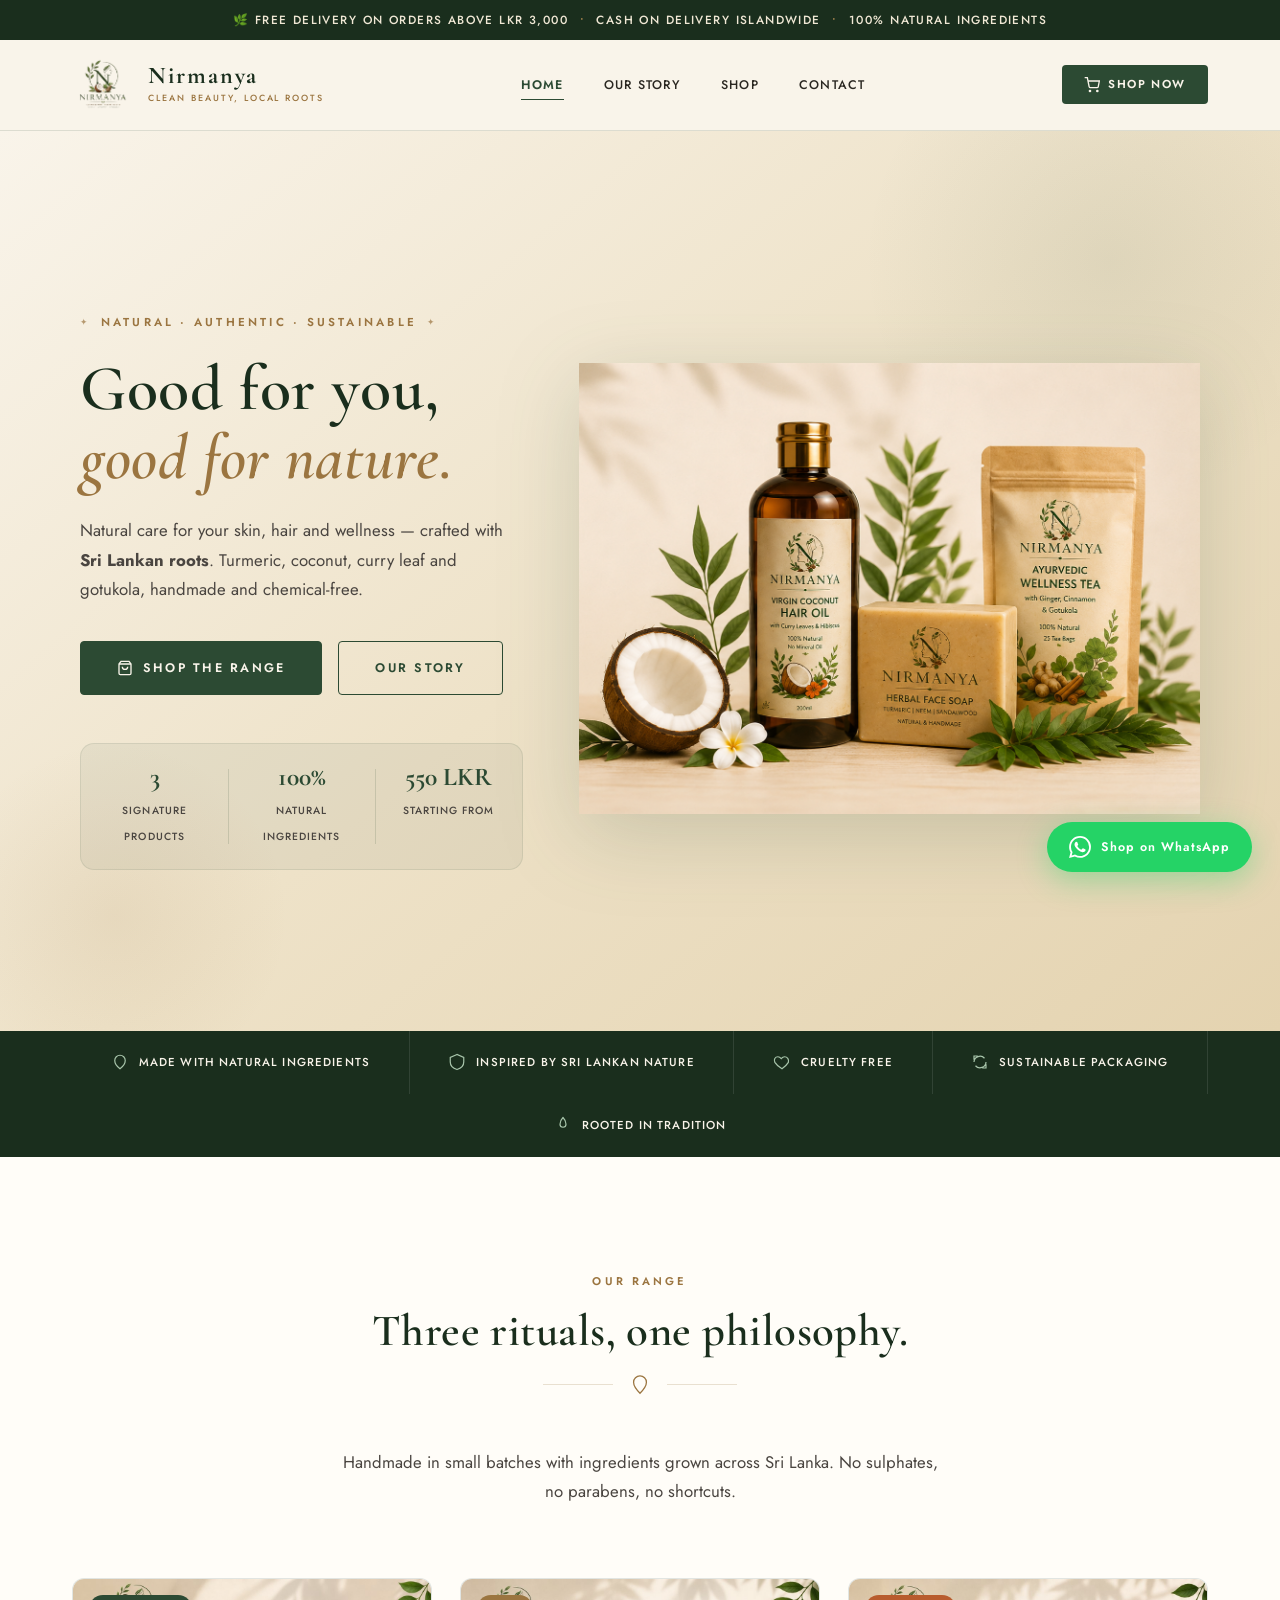
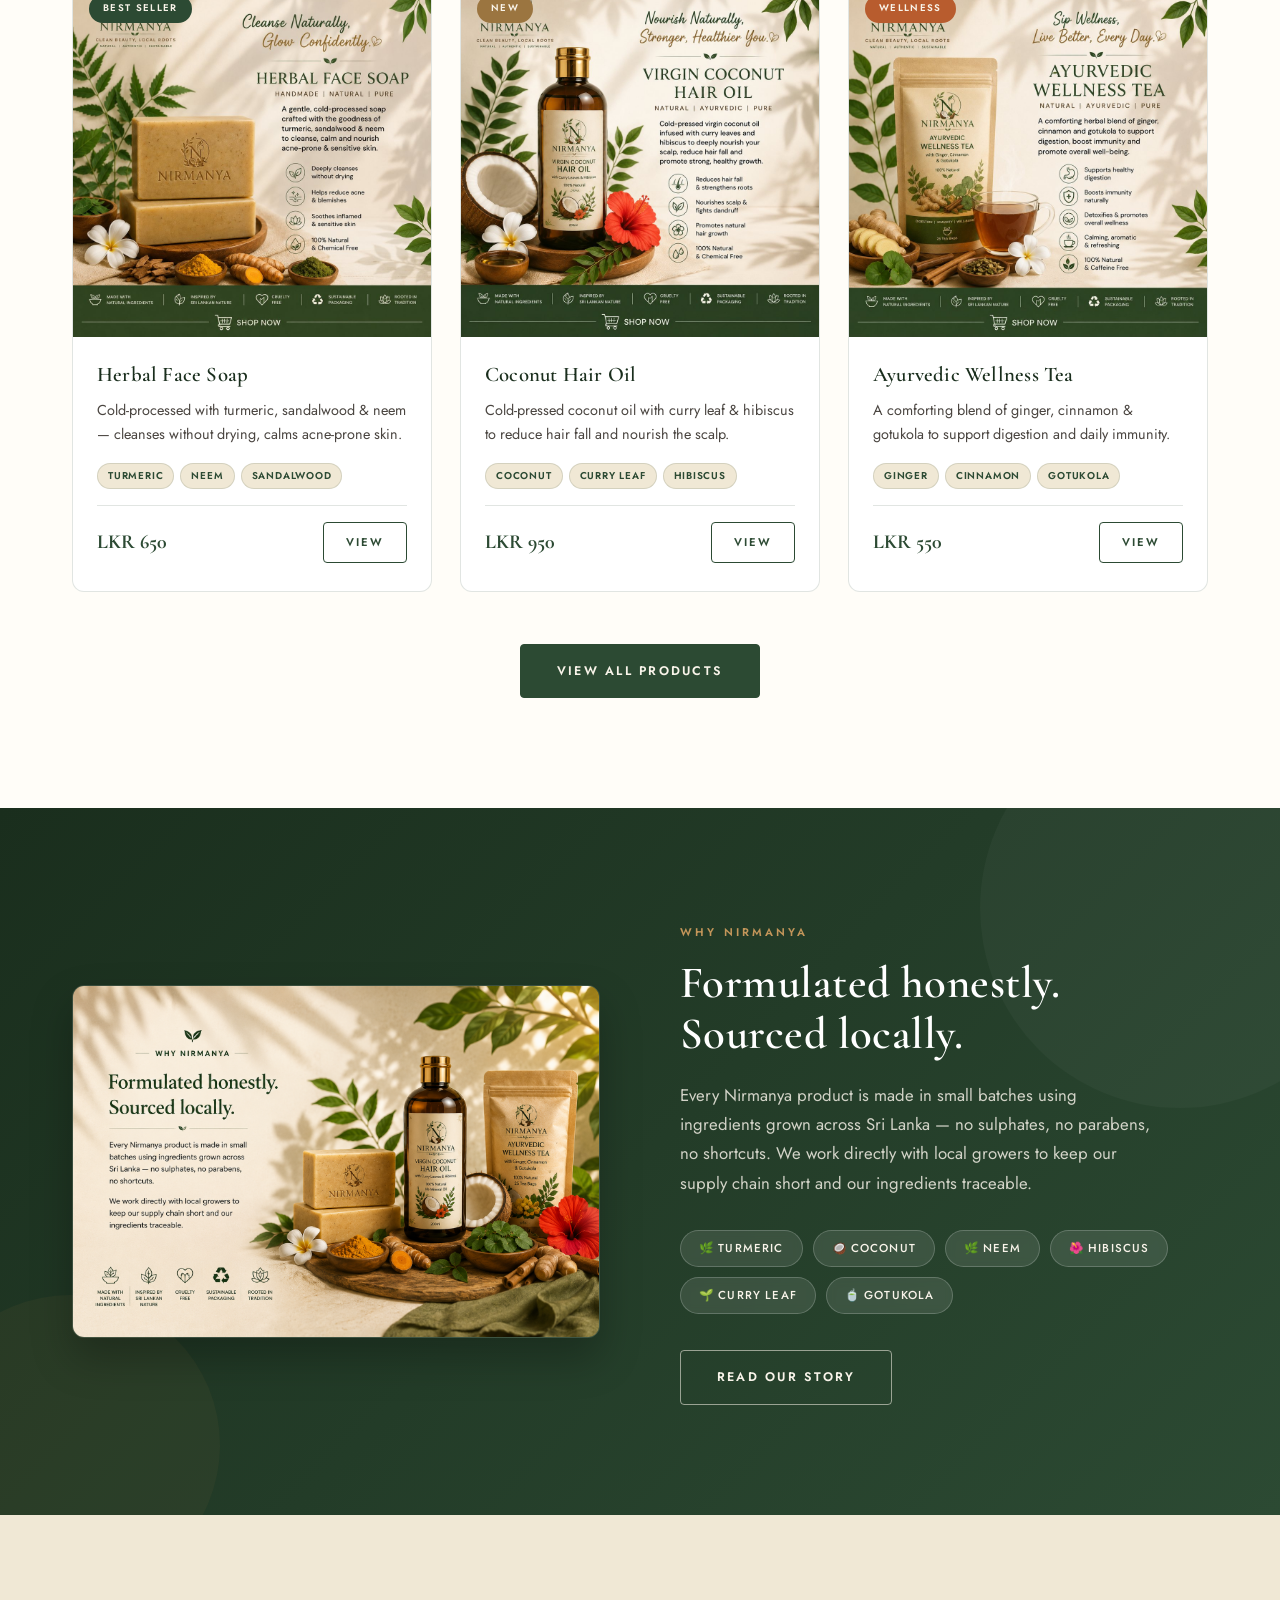
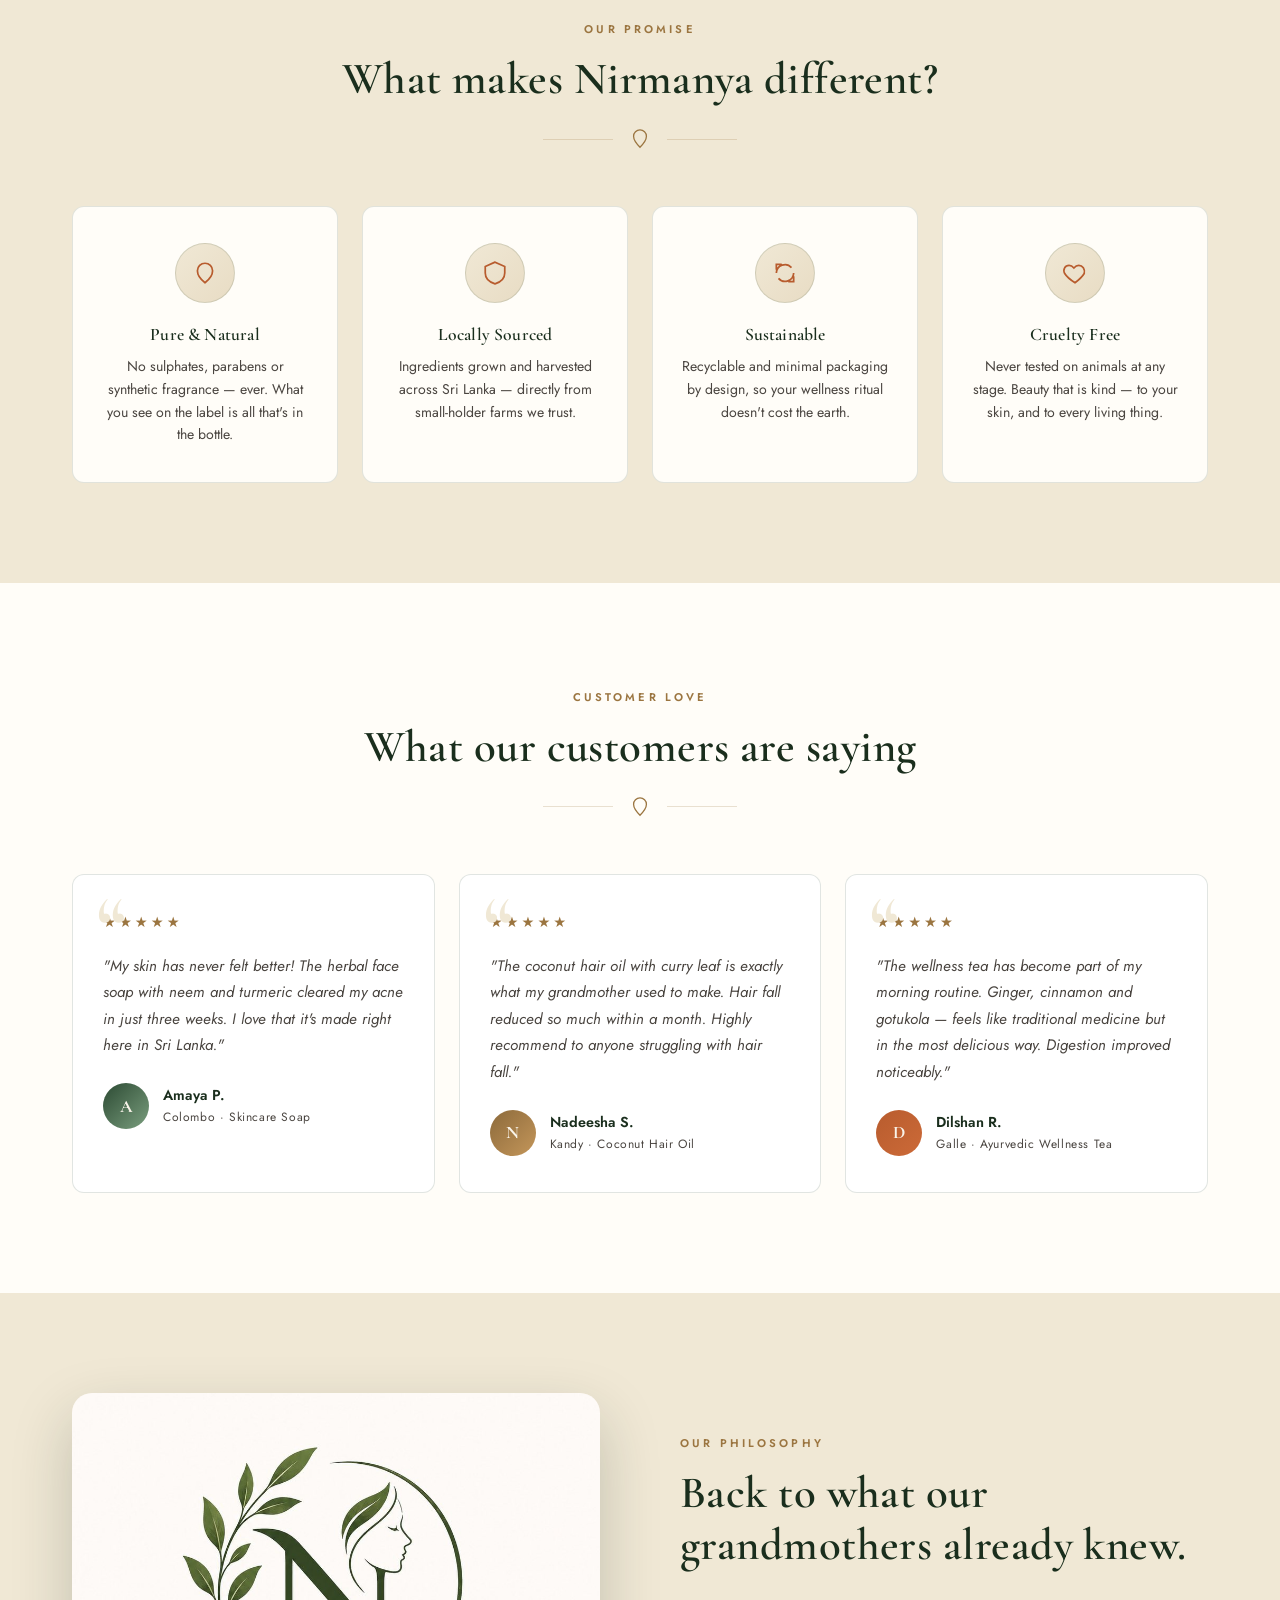
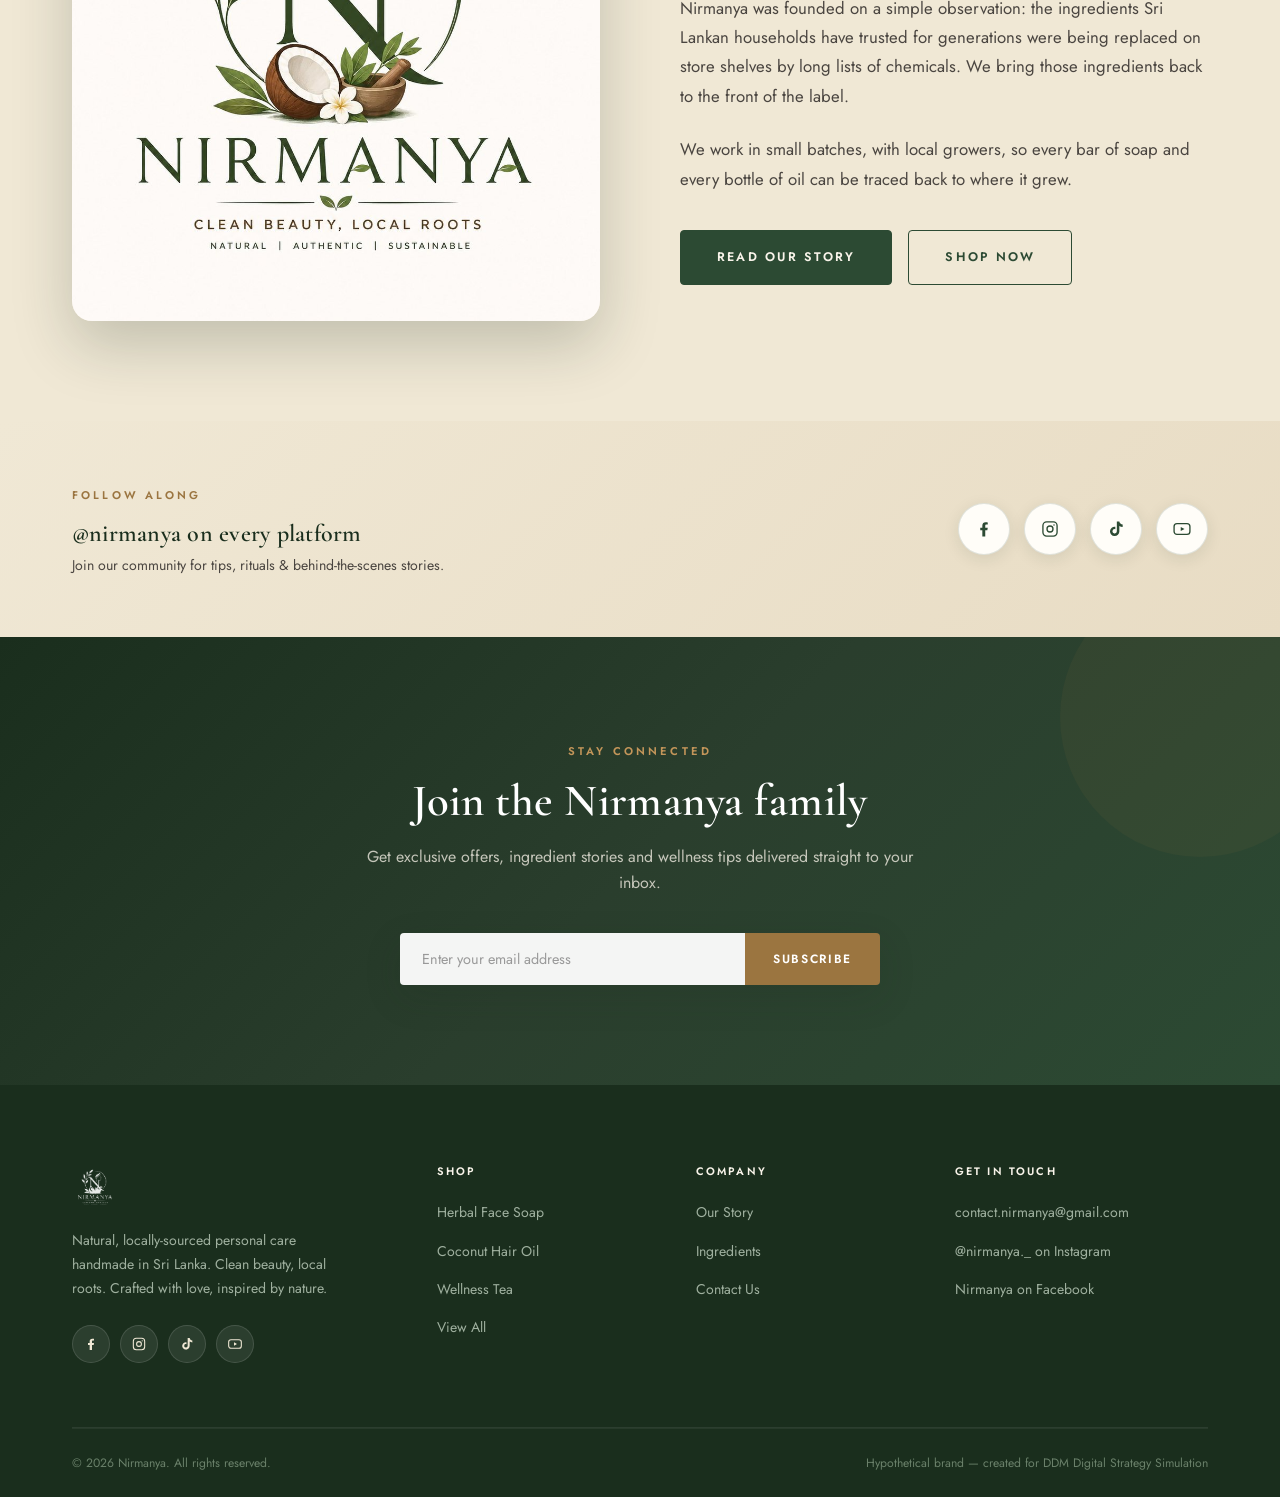
<file: index.html>
<!DOCTYPE html>
<html lang="en">

<head>
  <meta charset="UTF-8">
  <meta name="viewport" content="width=device-width, initial-scale=1.0">
  <title>Nirmanya — Clean Beauty, Local Roots | Natural Skincare Sri Lanka</title>
  <link rel="icon" type="image/jpeg" href="assets/images/hero-banner.jpg">
  <link rel="apple-touch-icon" href="assets/images/hero-banner.jpg">
  <meta name="description"
    content="Nirmanya crafts natural, locally-sourced skincare and wellness products — herbal soap, coconut hair oil and ayurvedic wellness tea — handmade in Sri Lanka. Clean beauty, local roots.">
  <meta name="keywords"
    content="natural skincare Sri Lanka, organic skincare brand Sri Lanka, herbal face soap, coconut hair oil, ayurvedic wellness tea, clean beauty Sri Lanka">
  <link rel="preconnect" href="https://fonts.googleapis.com">
  <link
    href="https://fonts.googleapis.com/css2?family=Cormorant+Garamond:ital,wght@0,400;0,500;0,600;0,700;1,400;1,600&family=Jost:wght@300;400;500;600;700&display=swap"
    rel="stylesheet">
  <link rel="stylesheet" href="assets/styles.css">
</head>

<body>

  <!-- Announcement Bar -->
  <div class="announce-bar">
    🌿 Free delivery on orders above LKR 3,000 <span>•</span> Cash on Delivery islandwide <span>•</span> 100% Natural
    Ingredients
  </div>

  <!-- Header -->
  <header class="site-header" id="site-header">
    <div class="header-inner">
      <a href="index.html" class="brand">
        <img src="assets/images/logo.jpg" alt="Nirmanya — Natural Skincare Sri Lanka logo">
        <div class="brand-text">
          <span class="brand-name">Nirmanya</span>
          <span class="brand-tag">Clean Beauty, Local Roots</span>
        </div>
      </a>
      <nav class="main-nav" id="main-nav">
        <ul>
          <li><a href="index.html" class="active">Home</a></li>
          <li><a href="about.html">Our Story</a></li>
          <li><a href="shop.html">Shop</a></li>
          <li><a href="contact.html">Contact</a></li>
        </ul>
      </nav>
      <div class="header-cta">
        <a href="shop.html" class="header-shop-btn">
          <svg width="16" height="16" viewBox="0 0 24 24" fill="none" stroke="currentColor" stroke-width="2">
            <circle cx="9" cy="21" r="1" />
            <circle cx="20" cy="21" r="1" />
            <path d="M1 1h4l2.68 13.39a2 2 0 0 0 2 1.61h9.72a2 2 0 0 0 2-1.61L23 6H6" />
          </svg>
          Shop Now
        </a>
        <button class="nav-toggle" id="nav-toggle" aria-label="Toggle menu" aria-expanded="false">
          <span></span><span></span><span></span>
        </button>
      </div>
    </div>
  </header>

  <main>

    <!-- ══════════════ HERO ══════════════ -->
    <section class="hero" id="hero">
      <div class="hero-inner">

        <div class="hero-copy" data-reveal>
          <div class="hero-eyebrow">Natural · Authentic · Sustainable</div>
          <h1>
            Good for you,<br>
            <em>good for nature.</em>
          </h1>
          <p class="hero-desc">
            Natural care for your skin, hair and wellness — crafted with <strong>Sri Lankan roots</strong>.
            Turmeric, coconut, curry leaf and gotukola, handmade and chemical-free.
          </p>
          <div class="hero-actions">
            <a href="shop.html" class="btn btn-primary">
              <svg width="16" height="16" viewBox="0 0 24 24" fill="none" stroke="currentColor" stroke-width="2">
                <path d="M6 2 3 6v14a2 2 0 0 0 2 2h14a2 2 0 0 0 2-2V6l-3-4z" />
                <line x1="3" y1="6" x2="21" y2="6" />
                <path d="M16 10a4 4 0 0 1-8 0" />
              </svg>
              Shop the Range
            </a>
            <a href="about.html" class="btn btn-outline">Our Story</a>
          </div>

          <div class="hero-stats">
            <div class="hero-stat">
              <strong>3</strong>
              <span>Signature Products</span>
            </div>
            <div class="hero-stat">
              <strong>100%</strong>
              <span>Natural Ingredients</span>
            </div>
            <div class="hero-stat">
              <strong>550 LKR</strong>
              <span>Starting From</span>
            </div>
          </div>
        </div>

        <div class="hero-media" data-reveal data-delay="200">
          <div class="hero-img-wrap">
            <img src="assets/images/products .png"
              alt="Nirmanya herbal soap, coconut hair oil and ayurvedic wellness tea — natural personal care made in Sri Lanka">
          </div>
        </div>

      </div>
    </section>

    <!-- ══════════════ TRUST BAR ══════════════ -->
    <section class="trust-bar">
      <div class="trust-inner">
        <div class="trust-item">
          <svg viewBox="0 0 24 24" fill="none" stroke="currentColor" stroke-width="1.6">
            <path d="M12 21c-4-3-7-6.5-7-11a7 7 0 0 1 14 0c0 4.5-3 8-7 11Z" />
          </svg>
          Made with natural ingredients
        </div>
        <div class="trust-item">
          <svg viewBox="0 0 24 24" fill="none" stroke="currentColor" stroke-width="1.6">
            <path d="M12 2 3 6v6c0 5 4 8.5 9 10 5-1.5 9-5 9-10V6Z" />
          </svg>
          Inspired by Sri Lankan nature
        </div>
        <div class="trust-item">
          <svg viewBox="0 0 24 24" fill="none" stroke="currentColor" stroke-width="1.6">
            <path
              d="M12 21s-7-4.35-9.5-8.5C.5 8.5 3 5 6.5 5c2 0 3.5 1.2 4.5 2.4C12 6.2 13.5 5 15.5 5 19 5 21.5 8.5 20.5 12.5 18 16.65 12 21 12 21Z" />
          </svg>
          Cruelty free
        </div>
        <div class="trust-item">
          <svg viewBox="0 0 24 24" fill="none" stroke="currentColor" stroke-width="1.6">
            <path d="M4 12a8 8 0 0 1 14-5M20 12a8 8 0 0 1-14 5M9 4H4v5M15 20h5v-5" />
          </svg>
          Sustainable packaging
        </div>
        <div class="trust-item">
          <svg viewBox="0 0 24 24" fill="none" stroke="currentColor" stroke-width="1.6">
            <path d="M12 2c3 3 4 6 4 9a4 4 0 0 1-8 0c0-3 1-6 4-9Z" />
          </svg>
          Rooted in tradition
        </div>
      </div>
    </section>

    <!-- ══════════════ PRODUCTS ══════════════ -->
    <section class="product-section" id="products">
      <div class="container">
        <div class="product-section-header" data-reveal>
          <span class="eyebrow">Our Range</span>
          <h2>Three rituals, one philosophy.</h2>
          <div class="leaf-divider">
            <svg viewBox="0 0 24 24" fill="none" stroke="currentColor" stroke-width="1.4">
              <path d="M12 21C8 17 5 13 5 9a7 7 0 0 1 14 0c0 4-3 8-7 12Z" />
            </svg>
          </div>
          <p class="lede">Handmade in small batches with ingredients grown across Sri Lanka. No sulphates, no parabens,
            no shortcuts.</p>
        </div>

        <div class="product-grid">

          <!-- Herbal Face Soap -->
          <article class="product-card" data-reveal data-delay="100">
            <div class="product-media">
              <span class="product-tag">Best Seller</span>
              <img src="assets/images/product-soap.jpg"
                alt="Nirmanya Herbal Face Soap — turmeric, sandalwood and neem for acne-prone skin">
              <div class="product-overlay">
                <div class="product-overlay-actions">
                  <a href="shop.html#soap" class="btn btn-outline-cream btn-sm">View Details</a>
                  <button class="btn btn-gold btn-sm" data-add-to-cart="Herbal Face Soap">Add to Bag</button>
                </div>
              </div>
            </div>
            <div class="product-body">
              <h3>Herbal Face Soap</h3>
              <p>Cold-processed with turmeric, sandalwood &amp; neem — cleanses without drying, calms acne-prone skin.
              </p>
              <div class="product-ingredients">
                <span class="ingredient-chip">Turmeric</span>
                <span class="ingredient-chip">Neem</span>
                <span class="ingredient-chip">Sandalwood</span>
              </div>
              <div class="product-foot">
                <span class="price">LKR 650</span>
                <a href="shop.html#soap" class="btn btn-outline btn-sm">View</a>
              </div>
            </div>
          </article>

          <!-- Coconut Hair Oil -->
          <article class="product-card" data-reveal data-delay="200">
            <div class="product-media">
              <span class="product-tag gold">New</span>
              <img src="assets/images/product-hairoil.jpg"
                alt="Nirmanya Virgin Coconut Hair Oil — curry leaves and hibiscus for hair growth">
              <div class="product-overlay">
                <div class="product-overlay-actions">
                  <a href="shop.html#hairoil" class="btn btn-outline-cream btn-sm">View Details</a>
                  <button class="btn btn-gold btn-sm" data-add-to-cart="Coconut Hair Oil">Add to Bag</button>
                </div>
              </div>
            </div>
            <div class="product-body">
              <h3>Coconut Hair Oil</h3>
              <p>Cold-pressed coconut oil with curry leaf &amp; hibiscus to reduce hair fall and nourish the scalp.</p>
              <div class="product-ingredients">
                <span class="ingredient-chip">Coconut</span>
                <span class="ingredient-chip">Curry Leaf</span>
                <span class="ingredient-chip">Hibiscus</span>
              </div>
              <div class="product-foot">
                <span class="price">LKR 950</span>
                <a href="shop.html#hairoil" class="btn btn-outline btn-sm">View</a>
              </div>
            </div>
          </article>

          <!-- Wellness Tea -->
          <article class="product-card" data-reveal data-delay="300">
            <div class="product-media">
              <span class="product-tag terracotta">Wellness</span>
              <img src="assets/images/product-tea.jpg"
                alt="Nirmanya Ayurvedic Wellness Tea — ginger, cinnamon and gotukola for immunity">
              <div class="product-overlay">
                <div class="product-overlay-actions">
                  <a href="shop.html#tea" class="btn btn-outline-cream btn-sm">View Details</a>
                  <button class="btn btn-gold btn-sm" data-add-to-cart="Ayurvedic Wellness Tea">Add to Bag</button>
                </div>
              </div>
            </div>
            <div class="product-body">
              <h3>Ayurvedic Wellness Tea</h3>
              <p>A comforting blend of ginger, cinnamon &amp; gotukola to support digestion and daily immunity.</p>
              <div class="product-ingredients">
                <span class="ingredient-chip">Ginger</span>
                <span class="ingredient-chip">Cinnamon</span>
                <span class="ingredient-chip">Gotukola</span>
              </div>
              <div class="product-foot">
                <span class="price">LKR 550</span>
                <a href="shop.html#tea" class="btn btn-outline btn-sm">View</a>
              </div>
            </div>
          </article>

        </div>

        <div class="center" style="margin-top: 52px;" data-reveal data-delay="400">
          <a href="shop.html" class="btn btn-primary">View All Products</a>
        </div>
      </div>
    </section>

    <!-- ══════════════ STORY FEATURE ══════════════ -->
    <section class="story-feature">
      <div class="container">
        <div class="story-inner">

          <div class="story-img-wrap" data-reveal>
            <img src="assets/images/why nirmanya.png" alt="Why Nirmanya — Natural ingredients and products">
          </div>

          <div class="story-copy" data-reveal data-delay="200">
            <span class="eyebrow">Why Nirmanya</span>
            <h2>Formulated honestly. Sourced locally.</h2>
            <p class="lede">Every Nirmanya product is made in small batches using ingredients grown across Sri Lanka —
              no sulphates, no parabens, no shortcuts. We work directly with local growers to keep our supply chain
              short and our ingredients traceable.</p>

            <div class="ingredient-tags">
              <span class="ingredient-tag">🌿 Turmeric</span>
              <span class="ingredient-tag">🥥 Coconut</span>
              <span class="ingredient-tag">🌿 Neem</span>
              <span class="ingredient-tag">🌺 Hibiscus</span>
              <span class="ingredient-tag">🌱 Curry Leaf</span>
              <span class="ingredient-tag">🍵 Gotukola</span>
            </div>

            <a href="about.html" class="btn btn-outline-cream" style="margin-top: 8px;">Read Our Story</a>
          </div>

        </div>
      </div>
    </section>

    <!-- ══════════════ VALUES ══════════════ -->
    <section class="values-section">
      <div class="container">
        <div class="center" data-reveal>
          <span class="eyebrow">Our Promise</span>
          <h2>What makes Nirmanya different?</h2>
          <div class="leaf-divider">
            <svg viewBox="0 0 24 24" fill="none" stroke="currentColor" stroke-width="1.4">
              <path d="M12 21C8 17 5 13 5 9a7 7 0 0 1 14 0c0 4-3 8-7 12Z" />
            </svg>
          </div>
        </div>

        <div class="values-grid">
          <div class="value-card" data-reveal data-delay="100">
            <div class="value-icon">
              <svg viewBox="0 0 24 24" fill="none" stroke="currentColor" stroke-width="1.6">
                <path d="M12 21c-4-3-7-6.5-7-11a7 7 0 0 1 14 0c0 4.5-3 8-7 11Z" />
              </svg>
            </div>
            <h4>Pure &amp; Natural</h4>
            <p>No sulphates, parabens or synthetic fragrance — ever. What you see on the label is all that's in the
              bottle.</p>
          </div>
          <div class="value-card" data-reveal data-delay="200">
            <div class="value-icon">
              <svg viewBox="0 0 24 24" fill="none" stroke="currentColor" stroke-width="1.6">
                <path d="M12 2 3 6v6c0 5 4 8.5 9 10 5-1.5 9-5 9-10V6Z" />
              </svg>
            </div>
            <h4>Locally Sourced</h4>
            <p>Ingredients grown and harvested across Sri Lanka — directly from small-holder farms we trust.</p>
          </div>
          <div class="value-card" data-reveal data-delay="300">
            <div class="value-icon">
              <svg viewBox="0 0 24 24" fill="none" stroke="currentColor" stroke-width="1.6">
                <path d="M4 12a8 8 0 0 1 14-5M20 12a8 8 0 0 1-14 5M9 4H4v5M15 20h5v-5" />
              </svg>
            </div>
            <h4>Sustainable</h4>
            <p>Recyclable and minimal packaging by design, so your wellness ritual doesn't cost the earth.</p>
          </div>
          <div class="value-card" data-reveal data-delay="400">
            <div class="value-icon">
              <svg viewBox="0 0 24 24" fill="none" stroke="currentColor" stroke-width="1.6">
                <path
                  d="M12 21s-7-4.35-9.5-8.5C.5 8.5 3 5 6.5 5c2 0 3.5 1.2 4.5 2.4C12 6.2 13.5 5 15.5 5 19 5 21.5 8.5 20.5 12.5 18 16.65 12 21 12 21Z" />
              </svg>
            </div>
            <h4>Cruelty Free</h4>
            <p>Never tested on animals at any stage. Beauty that is kind — to your skin, and to every living thing.</p>
          </div>
        </div>
      </div>
    </section>

    <!-- ══════════════ TESTIMONIALS ══════════════ -->
    <section class="testimonials-section">
      <div class="container">
        <div class="center" data-reveal>
          <span class="eyebrow">Customer Love</span>
          <h2>What our customers are saying</h2>
          <div class="leaf-divider">
            <svg viewBox="0 0 24 24" fill="none" stroke="currentColor" stroke-width="1.4">
              <path d="M12 21C8 17 5 13 5 9a7 7 0 0 1 14 0c0 4-3 8-7 12Z" />
            </svg>
          </div>
        </div>
        <div class="testimonials-grid">
          <div class="testimonial-card" data-reveal data-delay="100">
            <div class="testimonial-stars">
              <span class="star">★</span><span class="star">★</span><span class="star">★</span><span
                class="star">★</span><span class="star">★</span>
            </div>
            <p class="testimonial-text">"My skin has never felt better! The herbal face soap with neem and turmeric
              cleared my acne in just three weeks. I love that it's made right here in Sri Lanka."</p>
            <div class="testimonial-author">
              <div class="testimonial-avatar">A</div>
              <div>
                <div class="testimonial-name">Amaya P.</div>
                <div class="testimonial-role">Colombo · Skincare Soap</div>
              </div>
            </div>
          </div>
          <div class="testimonial-card" data-reveal data-delay="200">
            <div class="testimonial-stars">
              <span class="star">★</span><span class="star">★</span><span class="star">★</span><span
                class="star">★</span><span class="star">★</span>
            </div>
            <p class="testimonial-text">"The coconut hair oil with curry leaf is exactly what my grandmother used to
              make. Hair fall reduced so much within a month. Highly recommend to anyone struggling with hair fall."</p>
            <div class="testimonial-author">
              <div class="testimonial-avatar" style="background: linear-gradient(135deg, #8C6A3B, #C4965A);">N</div>
              <div>
                <div class="testimonial-name">Nadeesha S.</div>
                <div class="testimonial-role">Kandy · Coconut Hair Oil</div>
              </div>
            </div>
          </div>
          <div class="testimonial-card" data-reveal data-delay="300">
            <div class="testimonial-stars">
              <span class="star">★</span><span class="star">★</span><span class="star">★</span><span
                class="star">★</span><span class="star">★</span>
            </div>
            <p class="testimonial-text">"The wellness tea has become part of my morning routine. Ginger, cinnamon and
              gotukola — feels like traditional medicine but in the most delicious way. Digestion improved noticeably."
            </p>
            <div class="testimonial-author">
              <div class="testimonial-avatar" style="background: linear-gradient(135deg, #B85C2E, #CC6A38);">D</div>
              <div>
                <div class="testimonial-name">Dilshan R.</div>
                <div class="testimonial-role">Galle · Ayurvedic Wellness Tea</div>
              </div>
            </div>
          </div>
        </div>
      </div>
    </section>

    <!-- ══════════════ ABOUT TEASER ══════════════ -->
    <section class="section" style="background: var(--cream-2);">
      <div class="container">
        <div class="split">
          <div class="split-img-wrap" data-reveal>
            <img src="assets/images/hero-banner.jpg"
              alt="Nirmanya natural products — coconut hair oil, herbal soap and wellness tea made in Sri Lanka">

          </div>
          <div data-reveal data-delay="200">
            <span class="eyebrow">Our Philosophy</span>
            <h2>Back to what our grandmothers already knew.</h2>
            <p class="lede" style="margin-bottom: 24px;">Nirmanya was founded on a simple observation: the ingredients
              Sri Lankan households have trusted for generations were being replaced on store shelves by long lists of
              chemicals. We bring those ingredients back to the front of the label.</p>
            <p class="lede" style="margin-bottom: 36px;">We work in small batches, with local growers, so every bar of
              soap and every bottle of oil can be traced back to where it grew.</p>
            <div style="display: flex; gap: 16px; flex-wrap: wrap;">
              <a href="about.html" class="btn btn-primary">Read Our Story</a>
              <a href="shop.html" class="btn btn-outline">Shop Now</a>
            </div>
          </div>
        </div>
      </div>
    </section>

    <!-- ══════════════ SOCIAL STRIP ══════════════ -->
    <section class="social-strip">
      <div class="container">
        <div class="social-inner">
          <div class="social-copy" data-reveal>
            <span class="eyebrow">Follow Along</span>
            <h3>@nirmanya on every platform</h3>
            <p>Join our community for tips, rituals &amp; behind-the-scenes stories.</p>
          </div>
          <div class="social-icons" data-reveal data-delay="200">
            <a href="https://www.facebook.com/share/1JqNuU6xGh/?mibextid=wwXIfr" target="_blank" rel="noopener"
              aria-label="Facebook — Nirmanya">
              <svg viewBox="0 0 24 24" fill="currentColor">
                <path
                  d="M13.5 21v-7.5h2.5l.5-3H13.5V8.2c0-.9.3-1.5 1.6-1.5H16.5V4.1C16.1 4 15 4 13.9 4 11.5 4 10 5.4 10 8v2.5H7.5v3H10V21h3.5Z" />
              </svg>
            </a>
            <a href="https://www.instagram.com/nirmanya._/" target="_blank" rel="noopener"
              aria-label="Instagram — @nirmanya._">
              <svg viewBox="0 0 24 24" fill="none" stroke="currentColor" stroke-width="1.6">
                <rect x="3.5" y="3.5" width="17" height="17" rx="4.5" />
                <circle cx="12" cy="12" r="3.6" />
                <circle cx="16.8" cy="7.2" r="0.9" fill="currentColor" stroke="none" />
              </svg>
            </a>
            <a href="https://www.tiktok.com/@nirmanya_26?is_from_webapp=1&sender_device=pc" target="_blank"
              rel="noopener" aria-label="TikTok — @nirmanya_26">
              <svg viewBox="0 0 24 24" fill="currentColor">
                <path
                  d="M16 3c.4 2 1.9 3.4 4 3.7v2.9c-1.4 0-2.8-.4-4-1.2v6.4a5.6 5.6 0 1 1-4.8-5.5v3a2.6 2.6 0 1 0 1.8 2.5V3H16Z" />
              </svg>
            </a>
            <a href="https://youtube.com/@nirmanya-26?si=c9C-gRKAN6bcCjfH" target="_blank" rel="noopener"
              aria-label="YouTube — Nirmanya">
              <svg viewBox="0 0 24 24" fill="none" stroke="currentColor" stroke-width="1.6">
                <rect x="2.5" y="5.5" width="19" height="13" rx="3.5" />
                <path d="M10.5 9.5v5l4.5-2.5Z" fill="currentColor" stroke="none" />
              </svg>
            </a>
          </div>
        </div>
      </div>
    </section>

    <!-- ══════════════ NEWSLETTER ══════════════ -->
    <section class="newsletter-section">
      <div class="container">
        <div class="newsletter-inner" data-reveal>
          <span class="eyebrow">Stay Connected</span>
          <h2>Join the Nirmanya family</h2>
          <p>Get exclusive offers, ingredient stories and wellness tips delivered straight to your inbox.</p>
          <form class="newsletter-form" id="newsletter-form" onsubmit="handleNewsletter(event)">
            <input type="email" placeholder="Enter your email address" aria-label="Email address" required>
            <button type="submit">Subscribe</button>
          </form>
        </div>
      </div>
    </section>

  </main>

  <!-- Footer -->
  <footer class="site-footer">
    <div class="container">
      <div class="footer-top">
        <div class="footer-brand">
          <img src="assets/images/logo.jpg" alt="Nirmanya logo">
          <p>Natural, locally-sourced personal care handmade in Sri Lanka. Clean beauty, local roots. Crafted with love,
            inspired by nature.</p>
          <div class="footer-social">
            <a href="https://www.facebook.com/share/1JqNuU6xGh/?mibextid=wwXIfr" target="_blank" rel="noopener"
              aria-label="Facebook">
              <svg viewBox="0 0 24 24" fill="currentColor" width="16" height="16">
                <path
                  d="M13.5 21v-7.5h2.5l.5-3H13.5V8.2c0-.9.3-1.5 1.6-1.5H16.5V4.1C16.1 4 15 4 13.9 4 11.5 4 10 5.4 10 8v2.5H7.5v3H10V21h3.5Z" />
              </svg>
            </a>
            <a href="https://www.instagram.com/nirmanya._/" target="_blank" rel="noopener" aria-label="Instagram">
              <svg viewBox="0 0 24 24" fill="none" stroke="currentColor" stroke-width="1.6" width="16" height="16">
                <rect x="3.5" y="3.5" width="17" height="17" rx="4.5" />
                <circle cx="12" cy="12" r="3.6" />
                <circle cx="16.8" cy="7.2" r="0.9" fill="currentColor" stroke="none" />
              </svg>
            </a>
            <a href="https://www.tiktok.com/@nirmanya_26" target="_blank" rel="noopener" aria-label="TikTok">
              <svg viewBox="0 0 24 24" fill="currentColor" width="16" height="16">
                <path
                  d="M16 3c.4 2 1.9 3.4 4 3.7v2.9c-1.4 0-2.8-.4-4-1.2v6.4a5.6 5.6 0 1 1-4.8-5.5v3a2.6 2.6 0 1 0 1.8 2.5V3H16Z" />
              </svg>
            </a>
            <a href="https://youtube.com/@nirmanya-26" target="_blank" rel="noopener" aria-label="YouTube">
              <svg viewBox="0 0 24 24" fill="none" stroke="currentColor" stroke-width="1.6" width="16" height="16">
                <rect x="2.5" y="5.5" width="19" height="13" rx="3.5" />
                <path d="M10.5 9.5v5l4.5-2.5Z" fill="currentColor" stroke="none" />
              </svg>
            </a>
          </div>
        </div>
        <div class="footer-col">
          <h5>Shop</h5>
          <ul>
            <li><a href="shop.html#soap">Herbal Face Soap</a></li>
            <li><a href="shop.html#hairoil">Coconut Hair Oil</a></li>
            <li><a href="shop.html#tea">Wellness Tea</a></li>
            <li><a href="shop.html">View All</a></li>
          </ul>
        </div>
        <div class="footer-col">
          <h5>Company</h5>
          <ul>
            <li><a href="about.html">Our Story</a></li>
            <li><a href="about.html#ingredients">Ingredients</a></li>
            <li><a href="contact.html">Contact Us</a></li>
          </ul>
        </div>
        <div class="footer-col footer-newsletter-col">
          <h5>Get in Touch</h5>
          <ul>
            <li><a href="mailto:contact.nirmanya@gmail.com">contact.nirmanya@gmail.com</a></li>
            <li><a href="https://www.instagram.com/nirmanya._/" target="_blank" rel="noopener">@nirmanya._ on
                Instagram</a></li>
            <li><a href="https://www.facebook.com/share/1JqNuU6xGh/" target="_blank" rel="noopener">Nirmanya on
                Facebook</a></li>
          </ul>
        </div>
      </div>
      <div class="footer-bottom">
        <span>© <span id="year"></span> Nirmanya. All rights reserved.</span>
        <span>Hypothetical brand — created for DDM Digital Strategy Simulation</span>
      </div>
    </div>
  </footer>

  <!-- WhatsApp Sticky Button -->
  <a href="https://wa.me/94000000000?text=Hi%20Nirmanya!%20I%27d%20like%20to%20order%20a%20product."
    class="whatsapp-btn" target="_blank" rel="noopener" aria-label="Chat on WhatsApp">
    <svg viewBox="0 0 24 24" fill="currentColor">
      <path
        d="M17.472 14.382c-.297-.149-1.758-.867-2.03-.967-.273-.099-.471-.148-.67.15-.197.297-.767.966-.94 1.164-.173.199-.347.223-.644.075-.297-.15-1.255-.463-2.39-1.475-.883-.788-1.48-1.761-1.653-2.059-.173-.297-.018-.458.13-.606.134-.133.298-.347.446-.52.149-.174.198-.298.298-.497.099-.198.05-.371-.025-.52-.075-.149-.669-1.612-.916-2.207-.242-.579-.487-.5-.669-.51-.173-.008-.371-.01-.57-.01-.198 0-.52.074-.792.372-.272.297-1.04 1.016-1.04 2.479 0 1.462 1.065 2.875 1.213 3.074.149.198 2.096 3.2 5.077 4.487.709.306 1.262.489 1.694.625.712.227 1.36.195 1.871.118.571-.085 1.758-.719 2.006-1.413.248-.694.248-1.289.173-1.413-.074-.124-.272-.198-.57-.347m-5.421 7.403h-.004a9.87 9.87 0 0 1-5.031-1.378l-.361-.214-3.741.982.998-3.648-.235-.374a9.86 9.86 0 0 1-1.51-5.26c.001-5.45 4.436-9.884 9.888-9.884 2.64 0 5.122 1.03 6.988 2.898a9.825 9.825 0 0 1 2.893 6.994c-.003 5.45-4.437 9.884-9.885 9.884m8.413-18.297A11.815 11.815 0 0 0 12.05 0C5.495 0 .16 5.335.157 11.892c0 2.096.547 4.142 1.588 5.945L.057 24l6.305-1.654a11.882 11.882 0 0 0 5.683 1.448h.005c6.554 0 11.89-5.335 11.893-11.893a11.821 11.821 0 0 0-3.48-8.413Z" />
    </svg>
    <span class="wa-text">Shop on WhatsApp</span>
  </a>

  <script src="assets/script.js"></script>
  <script>
    function handleNewsletter(e) {
      e.preventDefault();
      const btn = e.target.querySelector('button');
      btn.textContent = '✓ Subscribed!';
      btn.style.background = '#4D7A58';
      setTimeout(() => {
        btn.textContent = 'Subscribe';
        btn.style.background = '';
        e.target.reset();
      }, 3000);
    }
  </script>
</body>

</html>
</file>
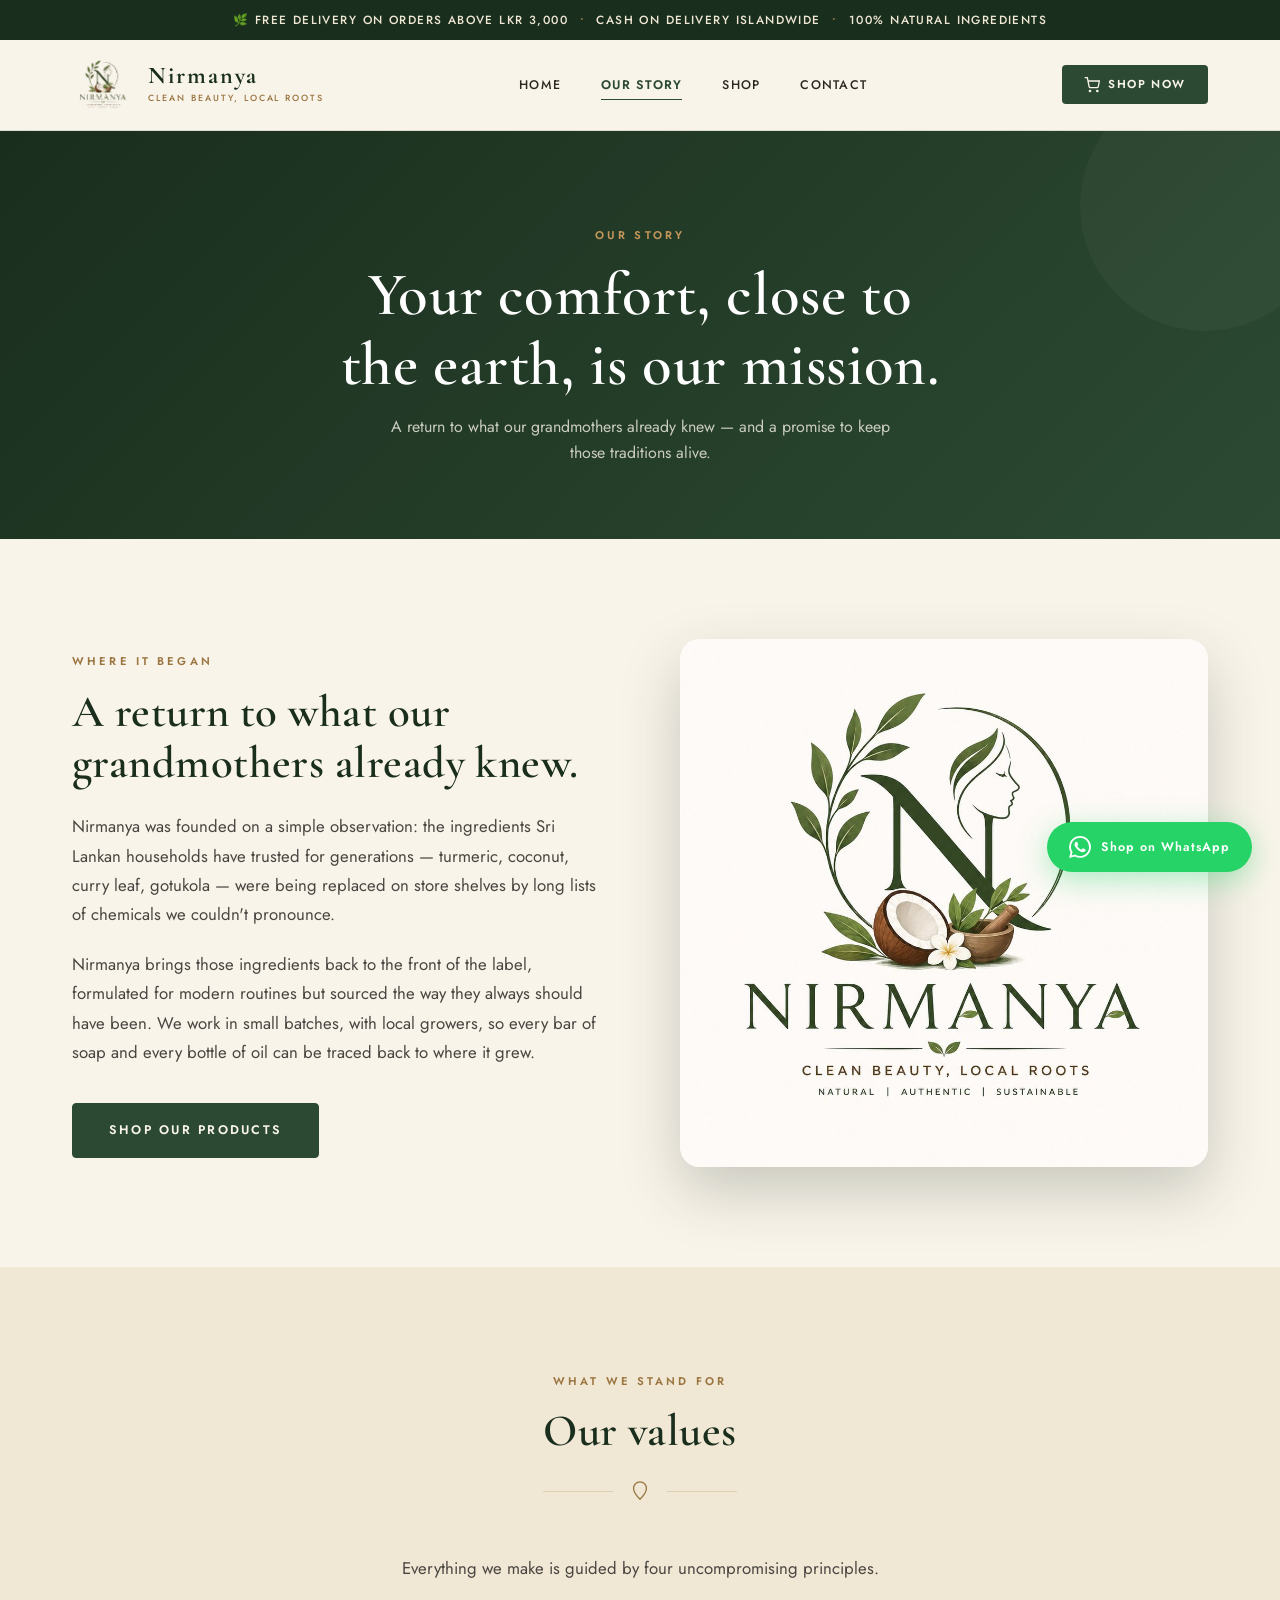
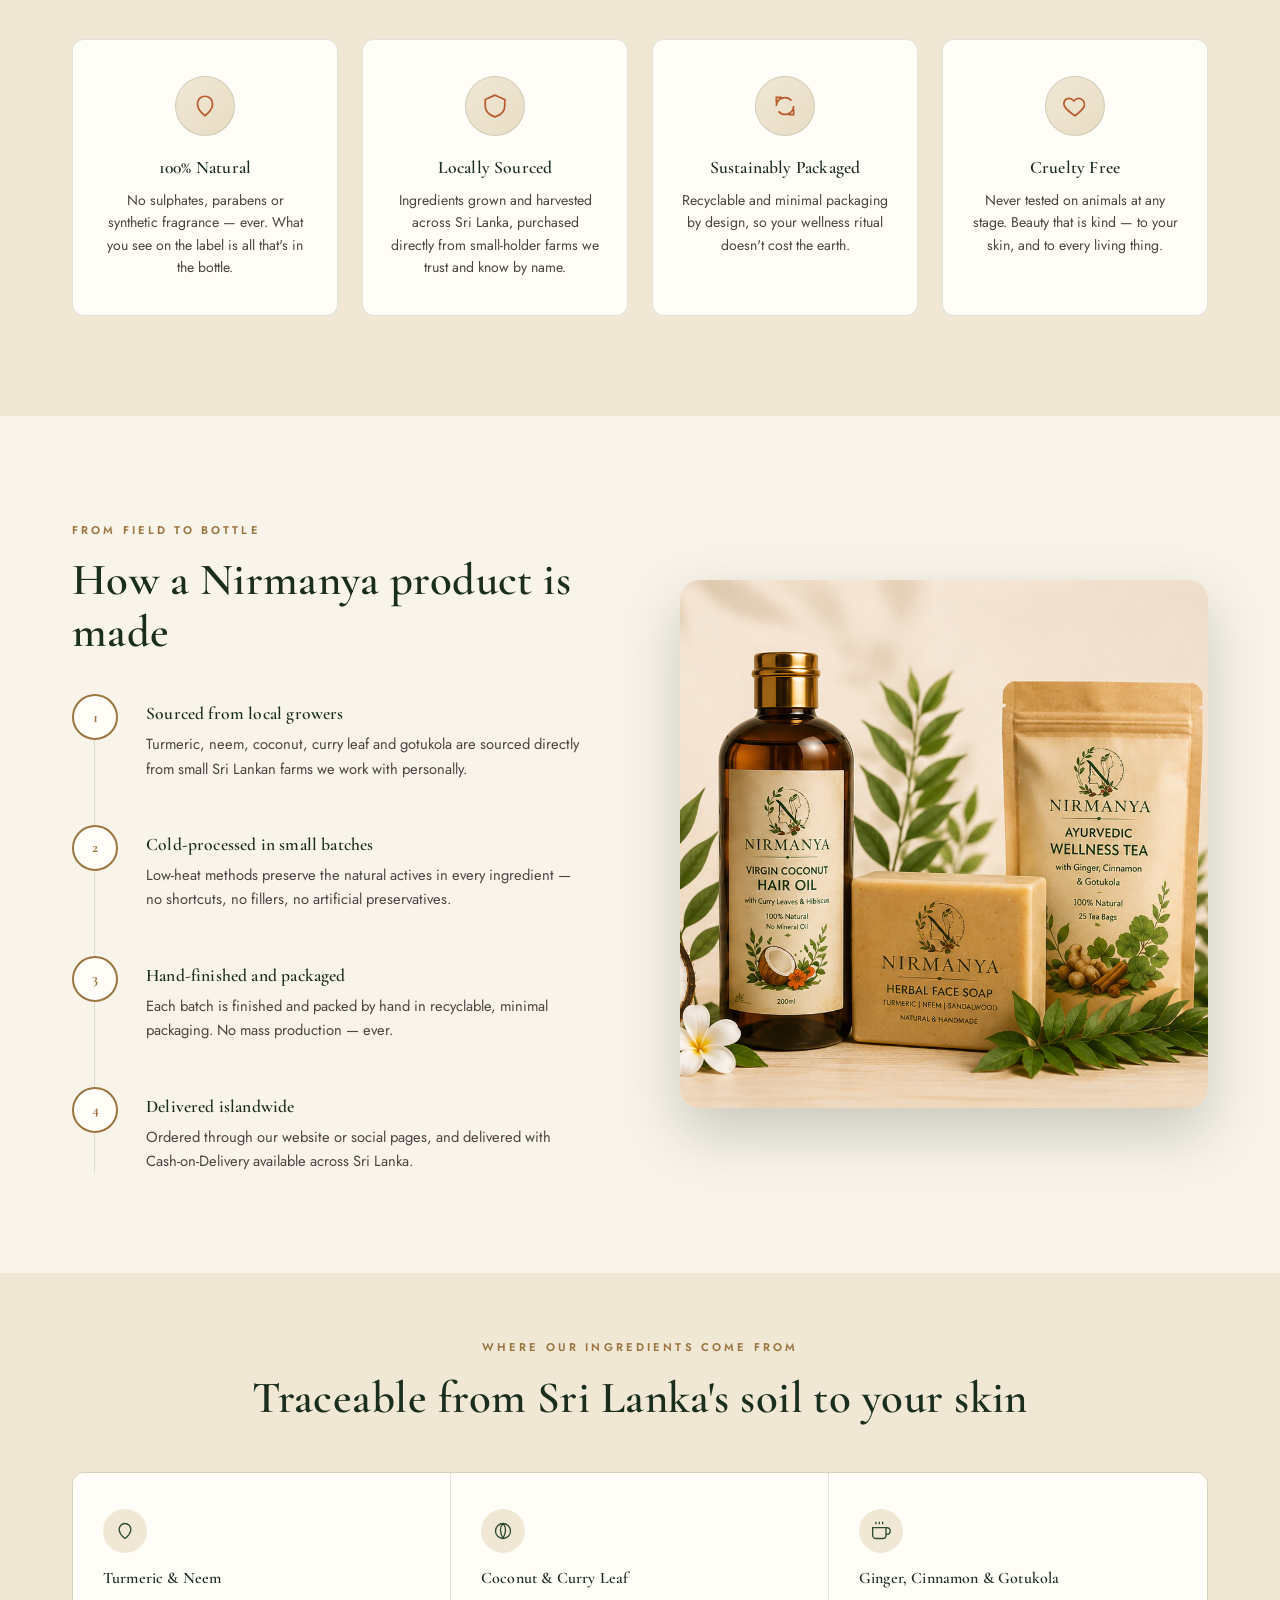
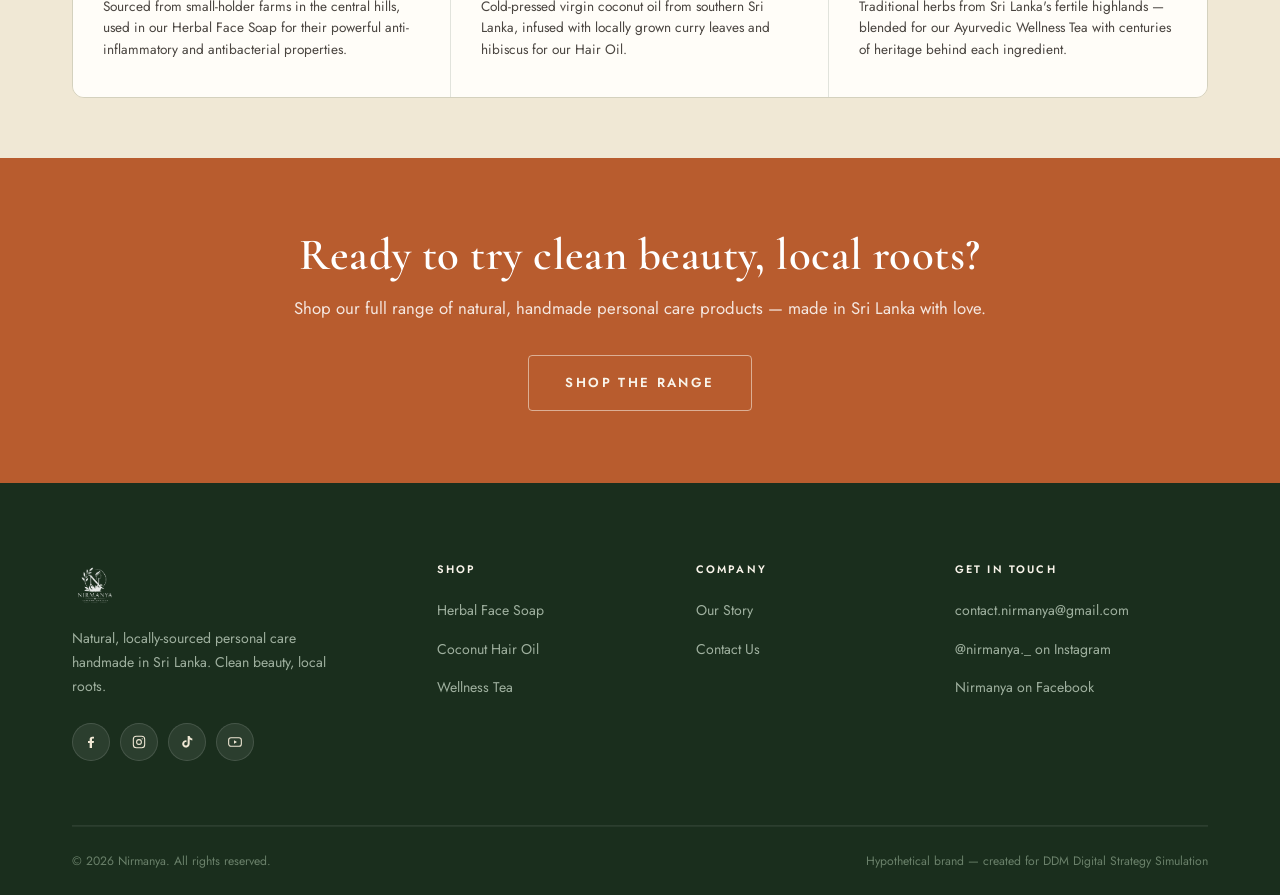
<file: about.html>
<!DOCTYPE html>
<html lang="en">

<head>
  <meta charset="UTF-8">
  <meta name="viewport" content="width=device-width, initial-scale=1.0">
  <title>Our Story — Nirmanya | Natural Skincare Made in Sri Lanka</title>
  <link rel="icon" type="image/jpeg" href="assets/images/hero-banner.jpg">
  <link rel="apple-touch-icon" href="assets/images/hero-banner.jpg">
  <meta name="description"
    content="Nirmanya's story — a Sri Lankan clean beauty brand rooted in honest, local ingredients. Learn how we bring traditional Sri Lankan botanical wisdom to modern skincare.">
  <link rel="preconnect" href="https://fonts.googleapis.com">
  <link
    href="https://fonts.googleapis.com/css2?family=Cormorant+Garamond:ital,wght@0,400;0,500;0,600;0,700;1,400;1,600&family=Jost:wght@300;400;500;600;700&display=swap"
    rel="stylesheet">
  <link rel="stylesheet" href="assets/styles.css">
</head>

<body>

  <!-- Announcement Bar -->
  <div class="announce-bar">
    🌿 Free delivery on orders above LKR 3,000 <span>•</span> Cash on Delivery islandwide <span>•</span> 100% Natural
    Ingredients
  </div>

  <!-- Header -->
  <header class="site-header" id="site-header">
    <div class="header-inner">
      <a href="index.html" class="brand">
        <img src="assets/images/logo.jpg" alt="Nirmanya logo">
        <div class="brand-text">
          <span class="brand-name">Nirmanya</span>
          <span class="brand-tag">Clean Beauty, Local Roots</span>
        </div>
      </a>
      <nav class="main-nav" id="main-nav">
        <ul>
          <li><a href="index.html">Home</a></li>
          <li><a href="about.html" class="active">Our Story</a></li>
          <li><a href="shop.html">Shop</a></li>
          <li><a href="contact.html">Contact</a></li>
        </ul>
      </nav>
      <div class="header-cta">
        <a href="shop.html" class="header-shop-btn">
          <svg width="16" height="16" viewBox="0 0 24 24" fill="none" stroke="currentColor" stroke-width="2">
            <circle cx="9" cy="21" r="1" />
            <circle cx="20" cy="21" r="1" />
            <path d="M1 1h4l2.68 13.39a2 2 0 0 0 2 1.61h9.72a2 2 0 0 0 2-1.61L23 6H6" />
          </svg>
          Shop Now
        </a>
        <button class="nav-toggle" id="nav-toggle" aria-label="Toggle menu" aria-expanded="false">
          <span></span><span></span><span></span>
        </button>
      </div>
    </div>
  </header>

  <main>

    <!-- PAGE HERO -->
    <section class="page-hero">
      <div class="container">
        <span class="eyebrow">Our Story</span>
        <h1>Your comfort, close to<br>the earth, is our mission.</h1>
        <p>A return to what our grandmothers already knew — and a promise to keep those traditions alive.</p>
      </div>
    </section>

    <!-- ORIGIN STORY -->
    <section class="section">
      <div class="container">
        <div class="split">
          <div data-reveal>
            <span class="eyebrow">Where it began</span>
            <h2>A return to what our grandmothers already knew.</h2>
            <p class="lede" style="margin-bottom: 20px;">Nirmanya was founded on a simple observation: the ingredients
              Sri Lankan households have trusted for generations — turmeric, coconut, curry leaf, gotukola — were being
              replaced on store shelves by long lists of chemicals we couldn't pronounce.</p>
            <p class="lede" style="margin-bottom: 36px;">Nirmanya brings those ingredients back to the front of the
              label, formulated for modern routines but sourced the way they always should have been. We work in small
              batches, with local growers, so every bar of soap and every bottle of oil can be traced back to where it
              grew.</p>
            <a href="shop.html" class="btn btn-primary">Shop Our Products</a>
          </div>
          <div class="split-img-wrap" data-reveal data-delay="200">
            <img src="assets/images/hero-banner.jpg"
              alt="Nirmanya Herbal Face Soap — natural ingredients sourced from Sri Lanka">

          </div>
        </div>
      </div>
    </section>

    <!-- VALUES -->
    <section class="values-section" id="values">
      <div class="container">
        <div class="center" data-reveal>
          <span class="eyebrow">What We Stand For</span>
          <h2>Our values</h2>
          <div class="leaf-divider">
            <svg viewBox="0 0 24 24" fill="none" stroke="currentColor" stroke-width="1.4">
              <path d="M12 21C8 17 5 13 5 9a7 7 0 0 1 14 0c0 4-3 8-7 12Z" />
            </svg>
          </div>
          <p class="lede">Everything we make is guided by four uncompromising principles.</p>
        </div>
        <div class="values-grid">
          <div class="value-card" data-reveal data-delay="100">
            <div class="value-icon">
              <svg viewBox="0 0 24 24" fill="none" stroke="currentColor" stroke-width="1.6">
                <path d="M12 21c-4-3-7-6.5-7-11a7 7 0 0 1 14 0c0 4.5-3 8-7 11Z" />
              </svg>
            </div>
            <h4>100% Natural</h4>
            <p>No sulphates, parabens or synthetic fragrance — ever. What you see on the label is all that's in the
              bottle.</p>
          </div>
          <div class="value-card" data-reveal data-delay="200">
            <div class="value-icon">
              <svg viewBox="0 0 24 24" fill="none" stroke="currentColor" stroke-width="1.6">
                <path d="M12 2 3 6v6c0 5 4 8.5 9 10 5-1.5 9-5 9-10V6Z" />
              </svg>
            </div>
            <h4>Locally Sourced</h4>
            <p>Ingredients grown and harvested across Sri Lanka, purchased directly from small-holder farms we trust and
              know by name.</p>
          </div>
          <div class="value-card" data-reveal data-delay="300">
            <div class="value-icon">
              <svg viewBox="0 0 24 24" fill="none" stroke="currentColor" stroke-width="1.6">
                <path d="M4 12a8 8 0 0 1 14-5M20 12a8 8 0 0 1-14 5M9 4H4v5M15 20h5v-5" />
              </svg>
            </div>
            <h4>Sustainably Packaged</h4>
            <p>Recyclable and minimal packaging by design, so your wellness ritual doesn't cost the earth.</p>
          </div>
          <div class="value-card" data-reveal data-delay="400">
            <div class="value-icon">
              <svg viewBox="0 0 24 24" fill="none" stroke="currentColor" stroke-width="1.6">
                <path
                  d="M12 21s-7-4.35-9.5-8.5C.5 8.5 3 5 6.5 5c2 0 3.5 1.2 4.5 2.4C12 6.2 13.5 5 15.5 5 19 5 21.5 8.5 20.5 12.5 18 16.65 12 21 12 21Z" />
              </svg>
            </div>
            <h4>Cruelty Free</h4>
            <p>Never tested on animals at any stage. Beauty that is kind — to your skin, and to every living thing.</p>
          </div>
        </div>
      </div>
    </section>

    <!-- HOW IT'S MADE -->
    <section class="section" id="process">
      <div class="container">
        <div class="split reverse">
          <div class="split-img-wrap" data-reveal>
            <img src="assets/images/products  - Copy.png"
              alt="Nirmanya Virgin Coconut Hair Oil — cold-pressed and infused with curry leaves">
          </div>
          <div data-reveal data-delay="200">
            <span class="eyebrow">From Field to Bottle</span>
            <h2>How a Nirmanya product is made</h2>

            <div class="timeline" style="margin-top: 36px;">
              <div class="timeline-item">
                <div class="timeline-dot">1</div>
                <div class="timeline-content">
                  <h4>Sourced from local growers</h4>
                  <p>Turmeric, neem, coconut, curry leaf and gotukola are sourced directly from small Sri Lankan farms
                    we work with personally.</p>
                </div>
              </div>
              <div class="timeline-item">
                <div class="timeline-dot">2</div>
                <div class="timeline-content">
                  <h4>Cold-processed in small batches</h4>
                  <p>Low-heat methods preserve the natural actives in every ingredient — no shortcuts, no fillers, no
                    artificial preservatives.</p>
                </div>
              </div>
              <div class="timeline-item">
                <div class="timeline-dot">3</div>
                <div class="timeline-content">
                  <h4>Hand-finished and packaged</h4>
                  <p>Each batch is finished and packed by hand in recyclable, minimal packaging. No mass production —
                    ever.</p>
                </div>
              </div>
              <div class="timeline-item">
                <div class="timeline-dot">4</div>
                <div class="timeline-content">
                  <h4>Delivered islandwide</h4>
                  <p>Ordered through our website or social pages, and delivered with Cash-on-Delivery available across
                    Sri Lanka.</p>
                </div>
              </div>
            </div>
          </div>
        </div>
      </div>
    </section>

    <!-- SOURCING -->
    <section class="section-tight" style="background: var(--cream-2);" id="ingredients">
      <div class="container">
        <div class="center" data-reveal>
          <span class="eyebrow">Where Our Ingredients Come From</span>
          <h2>Traceable from Sri Lanka's soil to your skin</h2>
        </div>
        <div class="sourcing-strip" data-reveal>
          <div class="sourcing-item">
            <div class="sourcing-icon">
              <svg viewBox="0 0 24 24" fill="none" stroke="currentColor" stroke-width="1.6">
                <path d="M12 21c-4-3-7-6.5-7-11a7 7 0 0 1 14 0c0 4.5-3 8-7 11Z" />
              </svg>
            </div>
            <h4>Turmeric &amp; Neem</h4>
            <p>Sourced from small-holder farms in the central hills, used in our Herbal Face Soap for their powerful
              anti-inflammatory and antibacterial properties.</p>
          </div>
          <div class="sourcing-item">
            <div class="sourcing-icon">
              <svg viewBox="0 0 24 24" fill="none" stroke="currentColor" stroke-width="1.6">
                <circle cx="12" cy="12" r="9" />
                <path d="M12 3c-4 4-4 10 0 18M12 3c4 4 4 10 0 18" />
              </svg>
            </div>
            <h4>Coconut &amp; Curry Leaf</h4>
            <p>Cold-pressed virgin coconut oil from southern Sri Lanka, infused with locally grown curry leaves and
              hibiscus for our Hair Oil.</p>
          </div>
          <div class="sourcing-item">
            <div class="sourcing-icon">
              <svg viewBox="0 0 24 24" fill="none" stroke="currentColor" stroke-width="1.6">
                <path d="M18 8h1a4 4 0 0 1 0 8h-1" />
                <path d="M2 8h16v9a4 4 0 0 1-4 4H6a4 4 0 0 1-4-4V8z" />
                <line x1="6" y1="1" x2="6" y2="4" />
                <line x1="10" y1="1" x2="10" y2="4" />
                <line x1="14" y1="1" x2="14" y2="4" />
              </svg>
            </div>
            <h4>Ginger, Cinnamon &amp; Gotukola</h4>
            <p>Traditional herbs from Sri Lanka's fertile highlands — blended for our Ayurvedic Wellness Tea with
              centuries of heritage behind each ingredient.</p>
          </div>
        </div>
      </div>
    </section>

    <!-- SHOP CTA -->
    <section class="cta-banner">
      <div class="container" data-reveal>
        <h2>Ready to try clean beauty, local roots?</h2>
        <p>Shop our full range of natural, handmade personal care products — made in Sri Lanka with love.</p>
        <a href="shop.html" class="btn btn-outline-cream" style="font-size: 0.82rem;">Shop the Range</a>
      </div>
    </section>

  </main>

  <!-- Footer -->
  <footer class="site-footer">
    <div class="container">
      <div class="footer-top">
        <div class="footer-brand">
          <img src="assets/images/logo.jpg" alt="Nirmanya logo">
          <p>Natural, locally-sourced personal care handmade in Sri Lanka. Clean beauty, local roots.</p>
          <div class="footer-social">
            <a href="https://www.facebook.com/share/1JqNuU6xGh/?mibextid=wwXIfr" target="_blank" rel="noopener"
              aria-label="Facebook">
              <svg viewBox="0 0 24 24" fill="currentColor" width="16" height="16">
                <path
                  d="M13.5 21v-7.5h2.5l.5-3H13.5V8.2c0-.9.3-1.5 1.6-1.5H16.5V4.1C16.1 4 15 4 13.9 4 11.5 4 10 5.4 10 8v2.5H7.5v3H10V21h3.5Z" />
              </svg>
            </a>
            <a href="https://www.instagram.com/nirmanya._/" target="_blank" rel="noopener" aria-label="Instagram">
              <svg viewBox="0 0 24 24" fill="none" stroke="currentColor" stroke-width="1.6" width="16" height="16">
                <rect x="3.5" y="3.5" width="17" height="17" rx="4.5" />
                <circle cx="12" cy="12" r="3.6" />
                <circle cx="16.8" cy="7.2" r="0.9" fill="currentColor" stroke="none" />
              </svg>
            </a>
            <a href="https://www.tiktok.com/@nirmanya_26" target="_blank" rel="noopener" aria-label="TikTok">
              <svg viewBox="0 0 24 24" fill="currentColor" width="16" height="16">
                <path
                  d="M16 3c.4 2 1.9 3.4 4 3.7v2.9c-1.4 0-2.8-.4-4-1.2v6.4a5.6 5.6 0 1 1-4.8-5.5v3a2.6 2.6 0 1 0 1.8 2.5V3H16Z" />
              </svg>
            </a>
            <a href="https://youtube.com/@nirmanya-26" target="_blank" rel="noopener" aria-label="YouTube">
              <svg viewBox="0 0 24 24" fill="none" stroke="currentColor" stroke-width="1.6" width="16" height="16">
                <rect x="2.5" y="5.5" width="19" height="13" rx="3.5" />
                <path d="M10.5 9.5v5l4.5-2.5Z" fill="currentColor" stroke="none" />
              </svg>
            </a>
          </div>
        </div>
        <div class="footer-col">
          <h5>Shop</h5>
          <ul>
            <li><a href="shop.html#soap">Herbal Face Soap</a></li>
            <li><a href="shop.html#hairoil">Coconut Hair Oil</a></li>
            <li><a href="shop.html#tea">Wellness Tea</a></li>
          </ul>
        </div>
        <div class="footer-col">
          <h5>Company</h5>
          <ul>
            <li><a href="about.html">Our Story</a></li>
            <li><a href="contact.html">Contact Us</a></li>
          </ul>
        </div>
        <div class="footer-col">
          <h5>Get in Touch</h5>
          <ul>
            <li><a href="mailto:contact.nirmanya@gmail.com">contact.nirmanya@gmail.com</a></li>
            <li><a href="https://www.instagram.com/nirmanya._/" target="_blank" rel="noopener">@nirmanya._ on
                Instagram</a></li>
            <li><a href="https://www.facebook.com/share/1JqNuU6xGh/" target="_blank" rel="noopener">Nirmanya on
                Facebook</a></li>
          </ul>
        </div>
      </div>
      <div class="footer-bottom">
        <span>© <span id="year"></span> Nirmanya. All rights reserved.</span>
        <span>Hypothetical brand — created for DDM Digital Strategy Simulation</span>
      </div>
    </div>
  </footer>

  <!-- WhatsApp Button -->
  <a href="https://wa.me/94000000000?text=Hi%20Nirmanya!%20I%27d%20like%20to%20order%20a%20product."
    class="whatsapp-btn" target="_blank" rel="noopener" aria-label="Chat on WhatsApp">
    <svg viewBox="0 0 24 24" fill="currentColor">
      <path
        d="M17.472 14.382c-.297-.149-1.758-.867-2.03-.967-.273-.099-.471-.148-.67.15-.197.297-.767.966-.94 1.164-.173.199-.347.223-.644.075-.297-.15-1.255-.463-2.39-1.475-.883-.788-1.48-1.761-1.653-2.059-.173-.297-.018-.458.13-.606.134-.133.298-.347.446-.52.149-.174.198-.298.298-.497.099-.198.05-.371-.025-.52-.075-.149-.669-1.612-.916-2.207-.242-.579-.487-.5-.669-.51-.173-.008-.371-.01-.57-.01-.198 0-.52.074-.792.372-.272.297-1.04 1.016-1.04 2.479 0 1.462 1.065 2.875 1.213 3.074.149.198 2.096 3.2 5.077 4.487.709.306 1.262.489 1.694.625.712.227 1.36.195 1.871.118.571-.085 1.758-.719 2.006-1.413.248-.694.248-1.289.173-1.413-.074-.124-.272-.198-.57-.347m-5.421 7.403h-.004a9.87 9.87 0 0 1-5.031-1.378l-.361-.214-3.741.982.998-3.648-.235-.374a9.86 9.86 0 0 1-1.51-5.26c.001-5.45 4.436-9.884 9.888-9.884 2.64 0 5.122 1.03 6.988 2.898a9.825 9.825 0 0 1 2.893 6.994c-.003 5.45-4.437 9.884-9.885 9.884m8.413-18.297A11.815 11.815 0 0 0 12.05 0C5.495 0 .16 5.335.157 11.892c0 2.096.547 4.142 1.588 5.945L.057 24l6.305-1.654a11.882 11.882 0 0 0 5.683 1.448h.005c6.554 0 11.89-5.335 11.893-11.893a11.821 11.821 0 0 0-3.48-8.413Z" />
    </svg>
    <span class="wa-text">Shop on WhatsApp</span>
  </a>

  <script src="assets/script.js"></script>
</body>

</html>
</file>
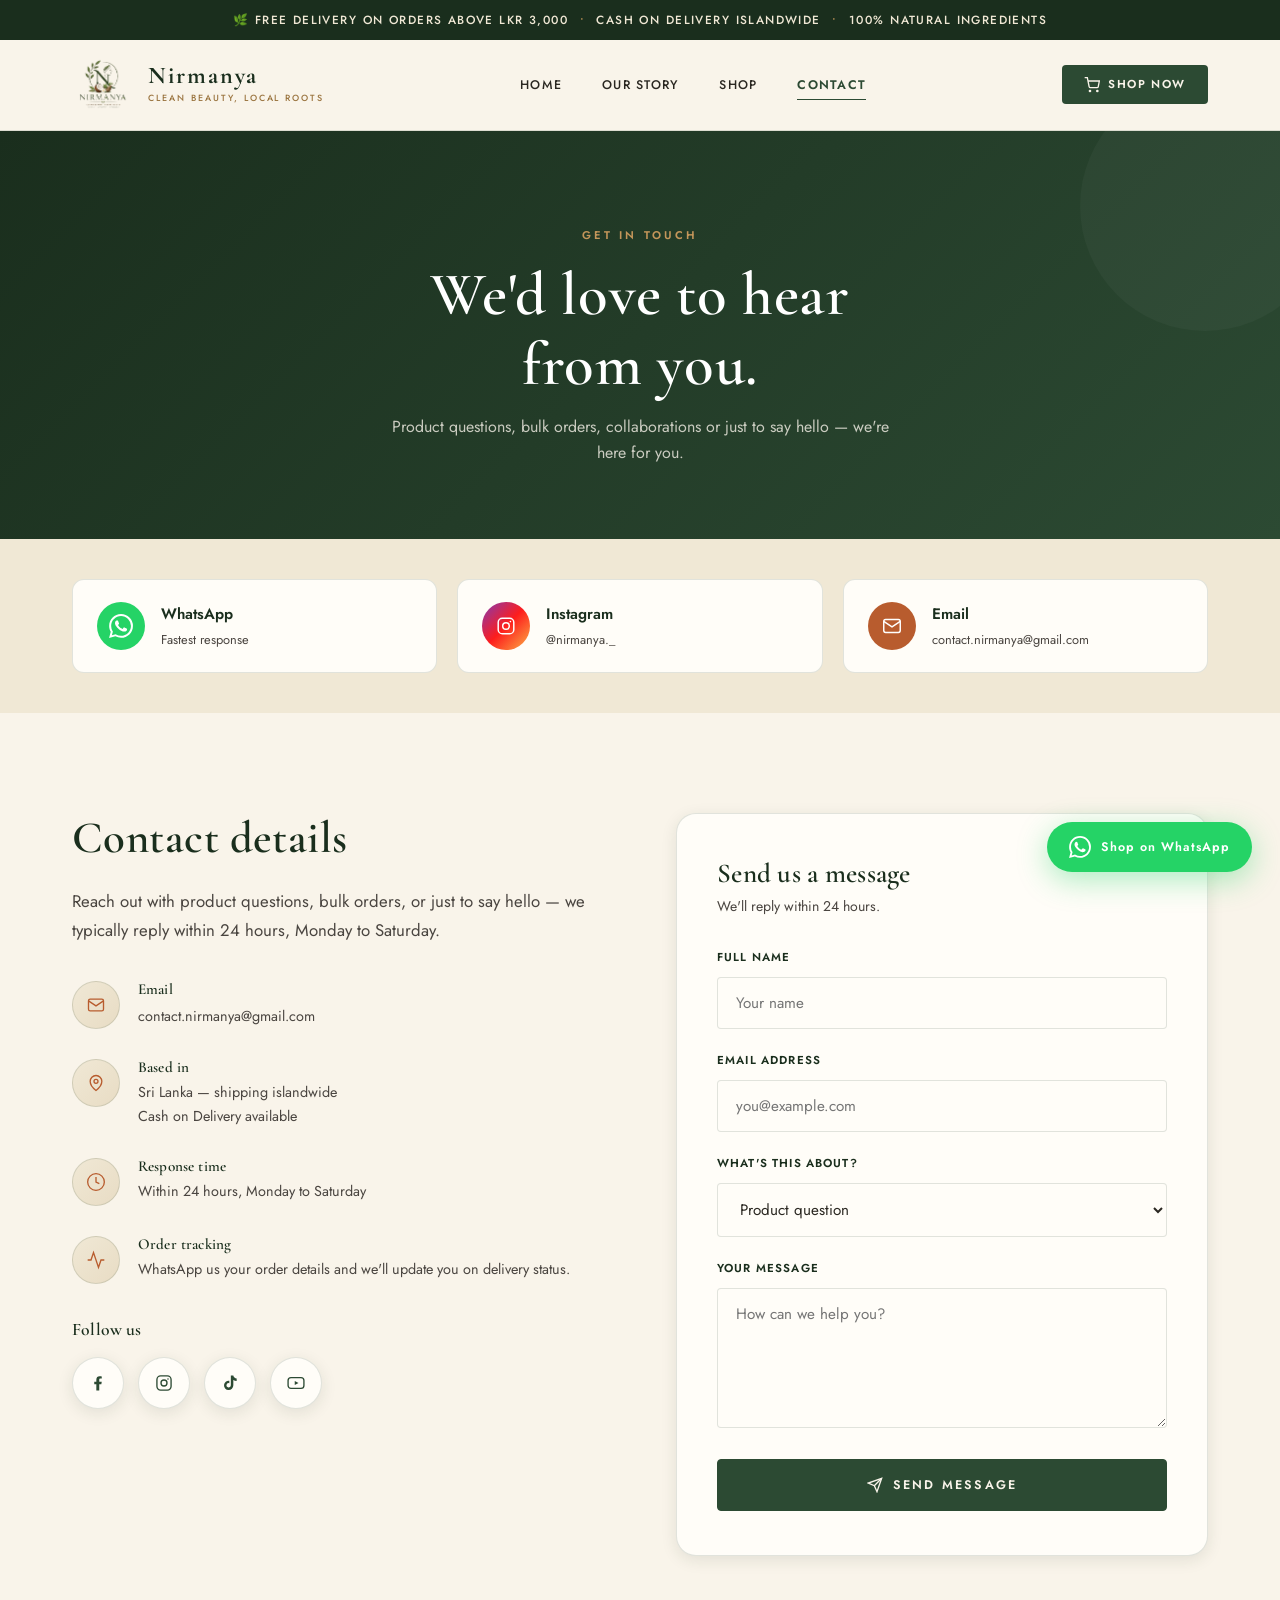
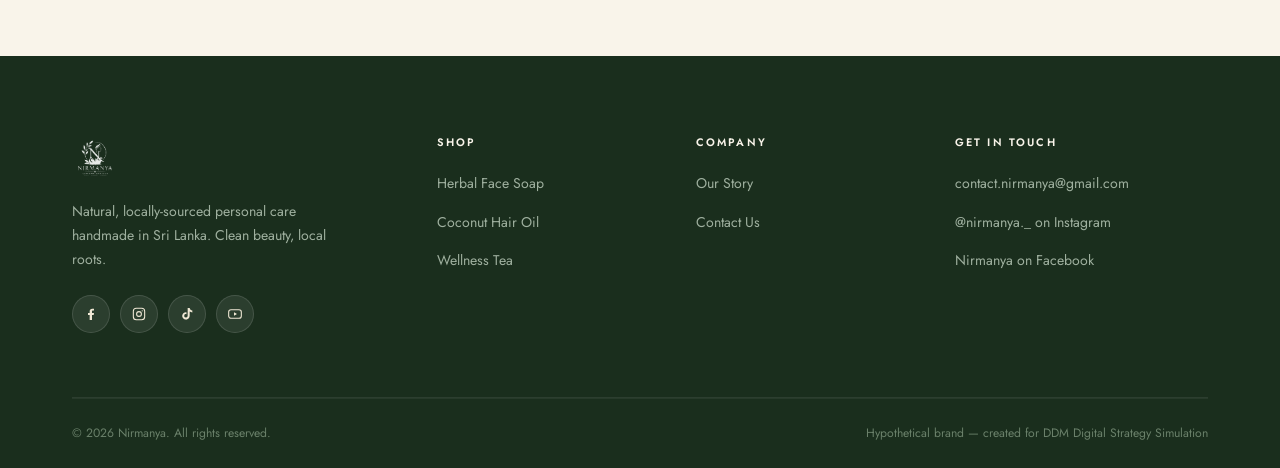
<file: contact.html>
<!DOCTYPE html>
<html lang="en">

<head>
  <meta charset="UTF-8">
  <meta name="viewport" content="width=device-width, initial-scale=1.0">
  <title>Contact — Nirmanya | Get in Touch</title>
  <link rel="icon" type="image/jpeg" href="assets/images/hero-banner.jpg">
  <link rel="apple-touch-icon" href="assets/images/hero-banner.jpg">
  <meta name="description"
    content="Get in touch with Nirmanya — send us a message, email us at contact.nirmanya@gmail.com, or reach us on WhatsApp, Instagram and Facebook. We reply within 24 hours.">
  <link rel="preconnect" href="https://fonts.googleapis.com">
  <link
    href="https://fonts.googleapis.com/css2?family=Cormorant+Garamond:ital,wght@0,400;0,500;0,600;0,700;1,400;1,600&family=Jost:wght@300;400;500;600;700&display=swap"
    rel="stylesheet">
  <link rel="stylesheet" href="assets/styles.css">
</head>

<body>

  <!-- Announcement Bar -->
  <div class="announce-bar">
    🌿 Free delivery on orders above LKR 3,000 <span>•</span> Cash on Delivery islandwide <span>•</span> 100% Natural
    Ingredients
  </div>

  <!-- Header -->
  <header class="site-header" id="site-header">
    <div class="header-inner">
      <a href="index.html" class="brand">
        <img src="assets/images/logo.jpg" alt="Nirmanya logo">
        <div class="brand-text">
          <span class="brand-name">Nirmanya</span>
          <span class="brand-tag">Clean Beauty, Local Roots</span>
        </div>
      </a>
      <nav class="main-nav" id="main-nav">
        <ul>
          <li><a href="index.html">Home</a></li>
          <li><a href="about.html">Our Story</a></li>
          <li><a href="shop.html">Shop</a></li>
          <li><a href="contact.html" class="active">Contact</a></li>
        </ul>
      </nav>
      <div class="header-cta">
        <a href="shop.html" class="header-shop-btn">
          <svg width="16" height="16" viewBox="0 0 24 24" fill="none" stroke="currentColor" stroke-width="2">
            <circle cx="9" cy="21" r="1" />
            <circle cx="20" cy="21" r="1" />
            <path d="M1 1h4l2.68 13.39a2 2 0 0 0 2 1.61h9.72a2 2 0 0 0 2-1.61L23 6H6" />
          </svg>
          Shop Now
        </a>
        <button class="nav-toggle" id="nav-toggle" aria-label="Toggle menu" aria-expanded="false">
          <span></span><span></span><span></span>
        </button>
      </div>
    </div>
  </header>

  <main>

    <!-- PAGE HERO -->
    <section class="page-hero">
      <div class="container">
        <span class="eyebrow">Get in Touch</span>
        <h1>We'd love to hear<br>from you.</h1>
        <p>Product questions, bulk orders, collaborations or just to say hello — we're here for you.</p>
      </div>
    </section>

    <!-- QUICK CHANNELS -->
    <section class="section-slim" style="background: var(--cream-2);">
      <div class="container">
        <div style="display: grid; grid-template-columns: repeat(3, 1fr); gap: 20px;" class="quick-contact-grid">
          <a href="https://wa.me/94000000000" target="_blank" rel="noopener"
            style="display: flex; align-items: center; gap: 16px; background: var(--paper); border: 1px solid var(--line); border-radius: var(--radius-lg); padding: 22px 24px; transition: all 0.3s ease; text-decoration: none;"
            onmouseover="this.style.transform='translateY(-4px)';this.style.boxShadow='var(--shadow-md)'"
            onmouseout="this.style.transform='';this.style.boxShadow=''">
            <div
              style="width: 48px; height: 48px; background: #25D366; border-radius: 50%; display: flex; align-items: center; justify-content: center; flex-shrink: 0;">
              <svg width="24" height="24" viewBox="0 0 24 24" fill="white">
                <path
                  d="M17.472 14.382c-.297-.149-1.758-.867-2.03-.967-.273-.099-.471-.148-.67.15-.197.297-.767.966-.94 1.164-.173.199-.347.223-.644.075-.297-.15-1.255-.463-2.39-1.475-.883-.788-1.48-1.761-1.653-2.059-.173-.297-.018-.458.13-.606.134-.133.298-.347.446-.52.149-.174.198-.298.298-.497.099-.198.05-.371-.025-.52-.075-.149-.669-1.612-.916-2.207-.242-.579-.487-.5-.669-.51-.173-.008-.371-.01-.57-.01-.198 0-.52.074-.792.372-.272.297-1.04 1.016-1.04 2.479 0 1.462 1.065 2.875 1.213 3.074.149.198 2.096 3.2 5.077 4.487.709.306 1.262.489 1.694.625.712.227 1.36.195 1.871.118.571-.085 1.758-.719 2.006-1.413.248-.694.248-1.289.173-1.413-.074-.124-.272-.198-.57-.347m-5.421 7.403h-.004a9.87 9.87 0 0 1-5.031-1.378l-.361-.214-3.741.982.998-3.648-.235-.374a9.86 9.86 0 0 1-1.51-5.26c.001-5.45 4.436-9.884 9.888-9.884 2.64 0 5.122 1.03 6.988 2.898a9.825 9.825 0 0 1 2.893 6.994c-.003 5.45-4.437 9.884-9.885 9.884m8.413-18.297A11.815 11.815 0 0 0 12.05 0C5.495 0 .16 5.335.157 11.892c0 2.096.547 4.142 1.588 5.945L.057 24l6.305-1.654a11.882 11.882 0 0 0 5.683 1.448h.005c6.554 0 11.89-5.335 11.893-11.893a11.821 11.821 0 0 0-3.48-8.413Z" />
              </svg>
            </div>
            <div>
              <div style="font-weight: 600; color: var(--forest-deep); font-size: 0.95rem; margin-bottom: 2px;">WhatsApp
              </div>
              <div style="font-size: 0.8rem; color: var(--ink-mid);">Fastest response</div>
            </div>
          </a>
          <a href="https://www.instagram.com/nirmanya._/" target="_blank" rel="noopener"
            style="display: flex; align-items: center; gap: 16px; background: var(--paper); border: 1px solid var(--line); border-radius: var(--radius-lg); padding: 22px 24px; transition: all 0.3s ease; text-decoration: none;"
            onmouseover="this.style.transform='translateY(-4px)';this.style.boxShadow='var(--shadow-md)'"
            onmouseout="this.style.transform='';this.style.boxShadow=''">
            <div
              style="width: 48px; height: 48px; background: linear-gradient(135deg, #833ab4, #fd1d1d, #fcb045); border-radius: 50%; display: flex; align-items: center; justify-content: center; flex-shrink: 0;">
              <svg width="22" height="22" viewBox="0 0 24 24" fill="none" stroke="white" stroke-width="1.6">
                <rect x="3.5" y="3.5" width="17" height="17" rx="4.5" />
                <circle cx="12" cy="12" r="3.6" />
                <circle cx="16.8" cy="7.2" r="0.9" fill="white" stroke="none" />
              </svg>
            </div>
            <div>
              <div style="font-weight: 600; color: var(--forest-deep); font-size: 0.95rem; margin-bottom: 2px;">
                Instagram</div>
              <div style="font-size: 0.8rem; color: var(--ink-mid);">@nirmanya._</div>
            </div>
          </a>
          <a href="mailto:contact.nirmanya@gmail.com"
            style="display: flex; align-items: center; gap: 16px; background: var(--paper); border: 1px solid var(--line); border-radius: var(--radius-lg); padding: 22px 24px; transition: all 0.3s ease; text-decoration: none;"
            onmouseover="this.style.transform='translateY(-4px)';this.style.boxShadow='var(--shadow-md)'"
            onmouseout="this.style.transform='';this.style.boxShadow=''">
            <div
              style="width: 48px; height: 48px; background: var(--terracotta); border-radius: 50%; display: flex; align-items: center; justify-content: center; flex-shrink: 0;">
              <svg width="22" height="22" viewBox="0 0 24 24" fill="none" stroke="white" stroke-width="1.6">
                <rect x="3" y="5" width="18" height="14" rx="2" />
                <path d="m3 7 9 6 9-6" />
              </svg>
            </div>
            <div>
              <div style="font-weight: 600; color: var(--forest-deep); font-size: 0.95rem; margin-bottom: 2px;">Email
              </div>
              <div style="font-size: 0.8rem; color: var(--ink-mid);">contact.nirmanya@gmail.com</div>
            </div>
          </a>
        </div>
      </div>
    </section>

    <!-- CONTACT GRID -->
    <section class="section">
      <div class="container contact-grid">

        <!-- LEFT: Info -->
        <div data-reveal>
          <h2>Contact details</h2>
          <p class="lede" style="margin-bottom: 36px;">Reach out with product questions, bulk orders, or just to say
            hello — we typically reply within 24 hours, Monday to Saturday.</p>

          <div class="contact-info-item">
            <div class="contact-icon-wrap">
              <svg viewBox="0 0 24 24" fill="none" stroke="currentColor" stroke-width="1.6">
                <rect x="3" y="5" width="18" height="14" rx="2" />
                <path d="m3 7 9 6 9-6" />
              </svg>
            </div>
            <div>
              <h4>Email</h4>
              <a href="mailto:contact.nirmanya@gmail.com">contact.nirmanya@gmail.com</a>
            </div>
          </div>

          <div class="contact-info-item">
            <div class="contact-icon-wrap">
              <svg viewBox="0 0 24 24" fill="none" stroke="currentColor" stroke-width="1.6">
                <path d="M12 21c-4-3-7-6.5-7-11a7 7 0 0 1 14 0c0 4.5-3 8-7 11Z" />
                <circle cx="12" cy="10" r="2.4" />
              </svg>
            </div>
            <div>
              <h4>Based in</h4>
              <p>Sri Lanka — shipping islandwide<br>Cash on Delivery available</p>
            </div>
          </div>

          <div class="contact-info-item">
            <div class="contact-icon-wrap">
              <svg viewBox="0 0 24 24" fill="none" stroke="currentColor" stroke-width="1.6">
                <circle cx="12" cy="12" r="10" />
                <polyline points="12 6 12 12 16 14" />
              </svg>
            </div>
            <div>
              <h4>Response time</h4>
              <p>Within 24 hours, Monday to Saturday</p>
            </div>
          </div>

          <div class="contact-info-item">
            <div class="contact-icon-wrap">
              <svg viewBox="0 0 24 24" fill="none" stroke="currentColor" stroke-width="1.6">
                <path d="M22 12h-4l-3 9L9 3l-3 9H2" />
              </svg>
            </div>
            <div>
              <h4>Order tracking</h4>
              <p>WhatsApp us your order details and we'll update you on delivery status.</p>
            </div>
          </div>

          <h4 style="margin-top: 36px; margin-bottom: 16px; color: var(--forest-deep);">Follow us</h4>
          <div class="social-icons">
            <a href="https://www.facebook.com/share/1JqNuU6xGh/?mibextid=wwXIfr" target="_blank" rel="noopener"
              aria-label="Facebook — Nirmanya">
              <svg viewBox="0 0 24 24" fill="currentColor">
                <path
                  d="M13.5 21v-7.5h2.5l.5-3H13.5V8.2c0-.9.3-1.5 1.6-1.5H16.5V4.1C16.1 4 15 4 13.9 4 11.5 4 10 5.4 10 8v2.5H7.5v3H10V21h3.5Z" />
              </svg>
            </a>
            <a href="https://www.instagram.com/nirmanya._/" target="_blank" rel="noopener"
              aria-label="Instagram — @nirmanya._">
              <svg viewBox="0 0 24 24" fill="none" stroke="currentColor" stroke-width="1.6">
                <rect x="3.5" y="3.5" width="17" height="17" rx="4.5" />
                <circle cx="12" cy="12" r="3.6" />
                <circle cx="16.8" cy="7.2" r="0.9" fill="currentColor" stroke="none" />
              </svg>
            </a>
            <a href="https://www.tiktok.com/@nirmanya_26" target="_blank" rel="noopener"
              aria-label="TikTok — @nirmanya_26">
              <svg viewBox="0 0 24 24" fill="currentColor">
                <path
                  d="M16 3c.4 2 1.9 3.4 4 3.7v2.9c-1.4 0-2.8-.4-4-1.2v6.4a5.6 5.6 0 1 1-4.8-5.5v3a2.6 2.6 0 1 0 1.8 2.5V3H16Z" />
              </svg>
            </a>
            <a href="https://youtube.com/@nirmanya-26" target="_blank" rel="noopener" aria-label="YouTube — Nirmanya">
              <svg viewBox="0 0 24 24" fill="none" stroke="currentColor" stroke-width="1.6">
                <rect x="2.5" y="5.5" width="19" height="13" rx="3.5" />
                <path d="M10.5 9.5v5l4.5-2.5Z" fill="currentColor" stroke="none" />
              </svg>
            </a>
          </div>
        </div>

        <!-- RIGHT: Form -->
        <div data-reveal data-delay="200">
          <div class="form-success" id="form-success">
            <svg viewBox="0 0 24 24" fill="none" stroke="currentColor" stroke-width="2"
              style="width: 22px; height: 22px; color: var(--forest); flex-shrink: 0;">
              <path d="M20 6 9 17l-5-5" />
            </svg>
            <span>Thank you — your message has been noted. We'll get back to you within 24 hours.</span>
          </div>

          <div
            style="background: var(--paper); border: 1px solid var(--line); border-radius: var(--radius-xl); padding: 44px 40px; box-shadow: var(--shadow-sm);">
            <h3 style="margin-bottom: 6px; color: var(--forest-deep);">Send us a message</h3>
            <p style="font-size: 0.88rem; color: var(--ink-mid); margin-bottom: 30px;">We'll reply within 24 hours.</p>

            <form id="contact-form" novalidate>
              <div class="form-group">
                <label for="name">Full name</label>
                <input type="text" id="name" name="name" placeholder="Your name" required>
                <span class="form-error">Please enter your name.</span>
              </div>
              <div class="form-group">
                <label for="email">Email address</label>
                <input type="email" id="email" name="email" placeholder="you@example.com" required>
                <span class="form-error">Please enter a valid email address.</span>
              </div>
              <div class="form-group">
                <label for="subject">What's this about?</label>
                <select id="subject" name="subject">
                  <option>Product question</option>
                  <option>Bulk / wholesale order</option>
                  <option>Order status</option>
                  <option>Collaboration / partnership</option>
                  <option>Something else</option>
                </select>
              </div>
              <div class="form-group">
                <label for="message">Your message</label>
                <textarea id="message" name="message" rows="5" placeholder="How can we help you?" required></textarea>
                <span class="form-error">Please enter a short message.</span>
              </div>
              <button type="submit" class="btn btn-primary" style="width: 100%; justify-content: center;">
                <svg width="16" height="16" viewBox="0 0 24 24" fill="none" stroke="currentColor" stroke-width="2">
                  <line x1="22" y1="2" x2="11" y2="13" />
                  <polygon points="22 2 15 22 11 13 2 9 22 2" />
                </svg>
                Send Message
              </button>
            </form>
          </div>
        </div>

      </div>
    </section>

  </main>

  <!-- Footer -->
  <footer class="site-footer">
    <div class="container">
      <div class="footer-top">
        <div class="footer-brand">
          <img src="assets/images/logo.jpg" alt="Nirmanya logo">
          <p>Natural, locally-sourced personal care handmade in Sri Lanka. Clean beauty, local roots.</p>
          <div class="footer-social">
            <a href="https://www.facebook.com/share/1JqNuU6xGh/?mibextid=wwXIfr" target="_blank" rel="noopener"
              aria-label="Facebook">
              <svg viewBox="0 0 24 24" fill="currentColor" width="16" height="16">
                <path
                  d="M13.5 21v-7.5h2.5l.5-3H13.5V8.2c0-.9.3-1.5 1.6-1.5H16.5V4.1C16.1 4 15 4 13.9 4 11.5 4 10 5.4 10 8v2.5H7.5v3H10V21h3.5Z" />
              </svg>
            </a>
            <a href="https://www.instagram.com/nirmanya._/" target="_blank" rel="noopener" aria-label="Instagram">
              <svg viewBox="0 0 24 24" fill="none" stroke="currentColor" stroke-width="1.6" width="16" height="16">
                <rect x="3.5" y="3.5" width="17" height="17" rx="4.5" />
                <circle cx="12" cy="12" r="3.6" />
                <circle cx="16.8" cy="7.2" r="0.9" fill="currentColor" stroke="none" />
              </svg>
            </a>
            <a href="https://www.tiktok.com/@nirmanya_26" target="_blank" rel="noopener" aria-label="TikTok">
              <svg viewBox="0 0 24 24" fill="currentColor" width="16" height="16">
                <path
                  d="M16 3c.4 2 1.9 3.4 4 3.7v2.9c-1.4 0-2.8-.4-4-1.2v6.4a5.6 5.6 0 1 1-4.8-5.5v3a2.6 2.6 0 1 0 1.8 2.5V3H16Z" />
              </svg>
            </a>
            <a href="https://youtube.com/@nirmanya-26" target="_blank" rel="noopener" aria-label="YouTube">
              <svg viewBox="0 0 24 24" fill="none" stroke="currentColor" stroke-width="1.6" width="16" height="16">
                <rect x="2.5" y="5.5" width="19" height="13" rx="3.5" />
                <path d="M10.5 9.5v5l4.5-2.5Z" fill="currentColor" stroke="none" />
              </svg>
            </a>
          </div>
        </div>
        <div class="footer-col">
          <h5>Shop</h5>
          <ul>
            <li><a href="shop.html#soap">Herbal Face Soap</a></li>
            <li><a href="shop.html#hairoil">Coconut Hair Oil</a></li>
            <li><a href="shop.html#tea">Wellness Tea</a></li>
          </ul>
        </div>
        <div class="footer-col">
          <h5>Company</h5>
          <ul>
            <li><a href="about.html">Our Story</a></li>
            <li><a href="contact.html">Contact Us</a></li>
          </ul>
        </div>
        <div class="footer-col">
          <h5>Get in Touch</h5>
          <ul>
            <li><a href="mailto:contact.nirmanya@gmail.com">contact.nirmanya@gmail.com</a></li>
            <li><a href="https://www.instagram.com/nirmanya._/" target="_blank" rel="noopener">@nirmanya._ on
                Instagram</a></li>
            <li><a href="https://www.facebook.com/share/1JqNuU6xGh/" target="_blank" rel="noopener">Nirmanya on
                Facebook</a></li>
          </ul>
        </div>
      </div>
      <div class="footer-bottom">
        <span>© <span id="year"></span> Nirmanya. All rights reserved.</span>
        <span>Hypothetical brand — created for DDM Digital Strategy Simulation</span>
      </div>
    </div>
  </footer>

  <!-- WhatsApp Button -->
  <a href="https://wa.me/94000000000?text=Hi%20Nirmanya!%20I%27d%20like%20to%20order%20a%20product."
    class="whatsapp-btn" target="_blank" rel="noopener" aria-label="Chat on WhatsApp">
    <svg viewBox="0 0 24 24" fill="currentColor">
      <path
        d="M17.472 14.382c-.297-.149-1.758-.867-2.03-.967-.273-.099-.471-.148-.67.15-.197.297-.767.966-.94 1.164-.173.199-.347.223-.644.075-.297-.15-1.255-.463-2.39-1.475-.883-.788-1.48-1.761-1.653-2.059-.173-.297-.018-.458.13-.606.134-.133.298-.347.446-.52.149-.174.198-.298.298-.497.099-.198.05-.371-.025-.52-.075-.149-.669-1.612-.916-2.207-.242-.579-.487-.5-.669-.51-.173-.008-.371-.01-.57-.01-.198 0-.52.074-.792.372-.272.297-1.04 1.016-1.04 2.479 0 1.462 1.065 2.875 1.213 3.074.149.198 2.096 3.2 5.077 4.487.709.306 1.262.489 1.694.625.712.227 1.36.195 1.871.118.571-.085 1.758-.719 2.006-1.413.248-.694.248-1.289.173-1.413-.074-.124-.272-.198-.57-.347m-5.421 7.403h-.004a9.87 9.87 0 0 1-5.031-1.378l-.361-.214-3.741.982.998-3.648-.235-.374a9.86 9.86 0 0 1-1.51-5.26c.001-5.45 4.436-9.884 9.888-9.884 2.64 0 5.122 1.03 6.988 2.898a9.825 9.825 0 0 1 2.893 6.994c-.003 5.45-4.437 9.884-9.885 9.884m8.413-18.297A11.815 11.815 0 0 0 12.05 0C5.495 0 .16 5.335.157 11.892c0 2.096.547 4.142 1.588 5.945L.057 24l6.305-1.654a11.882 11.882 0 0 0 5.683 1.448h.005c6.554 0 11.89-5.335 11.893-11.893a11.821 11.821 0 0 0-3.48-8.413Z" />
    </svg>
    <span class="wa-text">Shop on WhatsApp</span>
  </a>

  <script src="assets/script.js"></script>
  <style>
    @media (max-width: 720px) {
      .quick-contact-grid {
        grid-template-columns: 1fr !important;
      }
    }
  </style>
</body>

</html>
</file>
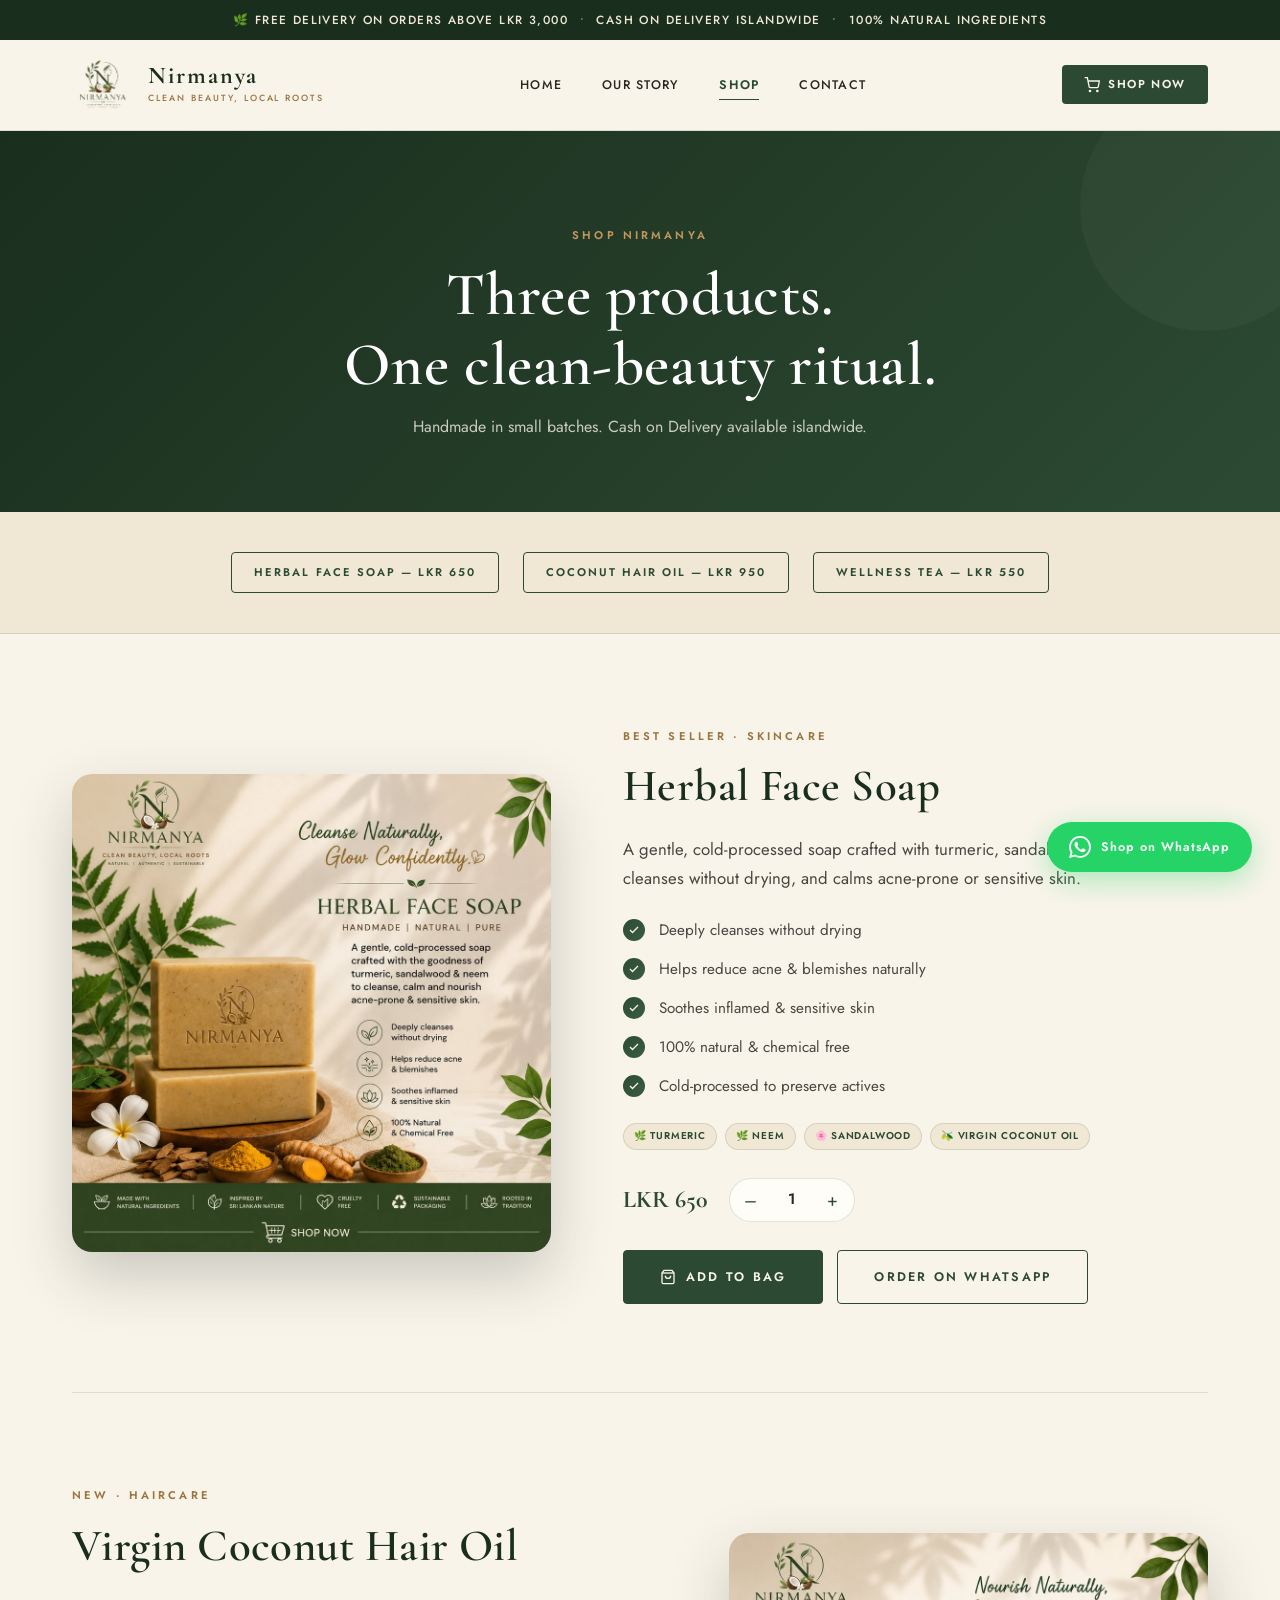
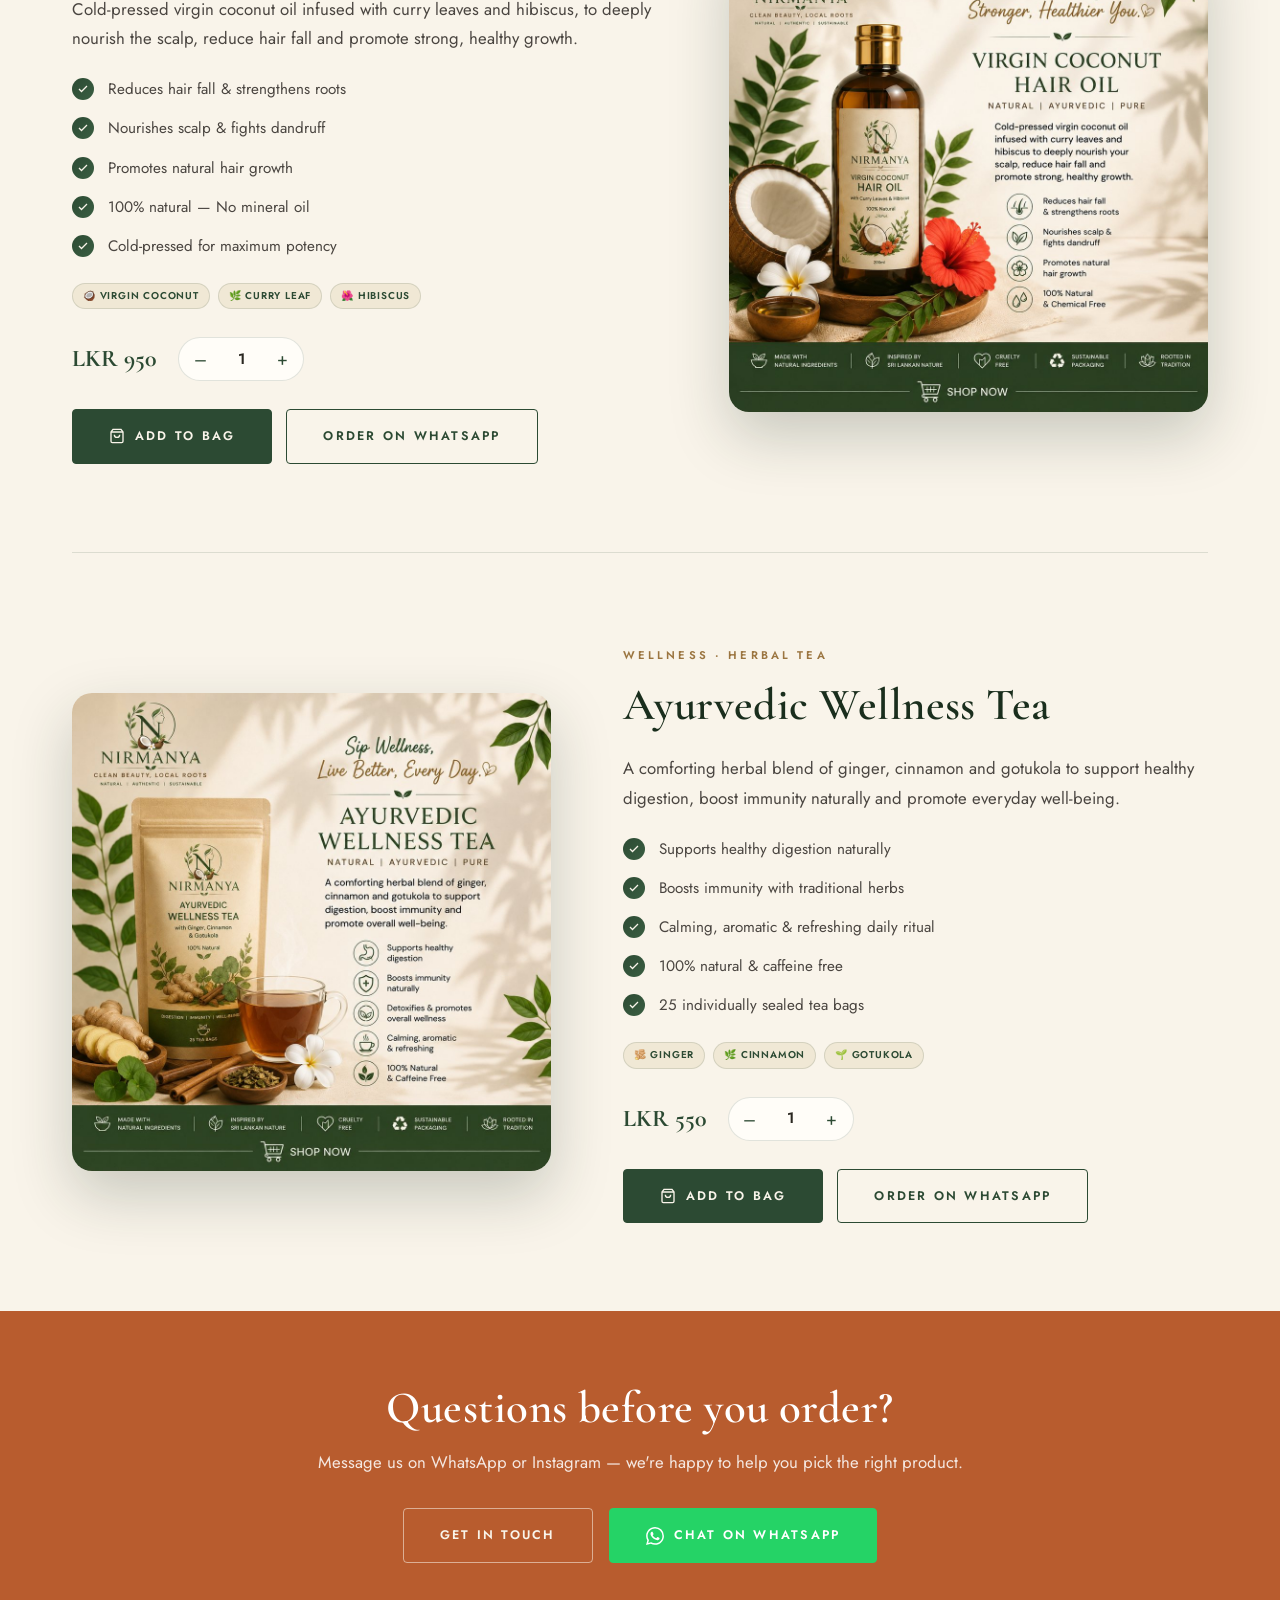
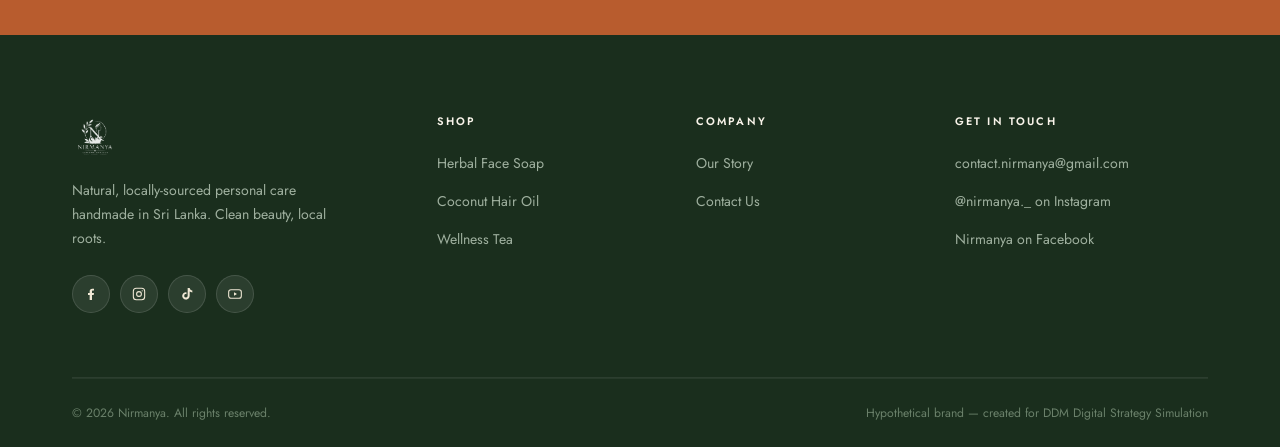
<file: shop.html>
<!DOCTYPE html>
<html lang="en">

<head>
  <meta charset="UTF-8">
  <meta name="viewport" content="width=device-width, initial-scale=1.0">
  <title>Shop — Nirmanya | Herbal Soap, Coconut Hair Oil & Wellness Tea Sri Lanka</title>
  <link rel="icon" type="image/jpeg" href="assets/images/hero-banner.jpg">
  <link rel="apple-touch-icon" href="assets/images/hero-banner.jpg">
  <meta name="description"
    content="Shop Nirmanya's natural skincare range — handmade herbal face soap for acne, virgin coconut hair oil with curry leaves, and ayurvedic wellness tea. Cash on Delivery islandwide.">
  <link rel="preconnect" href="https://fonts.googleapis.com">
  <link
    href="https://fonts.googleapis.com/css2?family=Cormorant+Garamond:ital,wght@0,400;0,500;0,600;0,700;1,400;1,600&family=Jost:wght@300;400;500;600;700&display=swap"
    rel="stylesheet">
  <link rel="stylesheet" href="assets/styles.css">
</head>

<body>

  <!-- Announcement Bar -->
  <div class="announce-bar">
    🌿 Free delivery on orders above LKR 3,000 <span>•</span> Cash on Delivery islandwide <span>•</span> 100% Natural
    Ingredients
  </div>

  <!-- Header -->
  <header class="site-header" id="site-header">
    <div class="header-inner">
      <a href="index.html" class="brand">
        <img src="assets/images/logo.jpg" alt="Nirmanya logo">
        <div class="brand-text">
          <span class="brand-name">Nirmanya</span>
          <span class="brand-tag">Clean Beauty, Local Roots</span>
        </div>
      </a>
      <nav class="main-nav" id="main-nav">
        <ul>
          <li><a href="index.html">Home</a></li>
          <li><a href="about.html">Our Story</a></li>
          <li><a href="shop.html" class="active">Shop</a></li>
          <li><a href="contact.html">Contact</a></li>
        </ul>
      </nav>
      <div class="header-cta">
        <a href="shop.html" class="header-shop-btn">
          <svg width="16" height="16" viewBox="0 0 24 24" fill="none" stroke="currentColor" stroke-width="2">
            <circle cx="9" cy="21" r="1" />
            <circle cx="20" cy="21" r="1" />
            <path d="M1 1h4l2.68 13.39a2 2 0 0 0 2 1.61h9.72a2 2 0 0 0 2-1.61L23 6H6" />
          </svg>
          Shop Now
        </a>
        <button class="nav-toggle" id="nav-toggle" aria-label="Toggle menu" aria-expanded="false">
          <span></span><span></span><span></span>
        </button>
      </div>
    </div>
  </header>

  <main>

    <!-- PAGE HERO -->
    <section class="page-hero">
      <div class="container">
        <span class="eyebrow">Shop Nirmanya</span>
        <h1>Three products.<br>One clean-beauty ritual.</h1>
        <p>Handmade in small batches. Cash on Delivery available islandwide.</p>
      </div>
    </section>

    <!-- PRODUCT QUICK-NAV -->
    <nav class="section-slim" style="background: var(--cream-2); border-bottom: 1px solid var(--line);">
      <div class="container" style="display: flex; gap: 24px; flex-wrap: wrap; justify-content: center;">
        <a href="#soap" class="btn btn-outline btn-sm">Herbal Face Soap — LKR 650</a>
        <a href="#hairoil" class="btn btn-outline btn-sm">Coconut Hair Oil — LKR 950</a>
        <a href="#tea" class="btn btn-outline btn-sm">Wellness Tea — LKR 550</a>
      </div>
    </nav>

    <section class="container">

      <!-- ── HERBAL FACE SOAP ── -->
      <div class="shop-detail" id="soap">
        <div class="shop-img-wrap" data-reveal>
          <img src="assets/images/product-soap.jpg"
            alt="Nirmanya Herbal Face Soap — turmeric, sandalwood and neem, natural and handmade">
        </div>
        <div data-reveal data-delay="200">
          <span class="eyebrow">Best Seller · Skincare</span>
          <h2>Herbal Face Soap</h2>
          <p class="lede">A gentle, cold-processed soap crafted with turmeric, sandalwood and neem — cleanses without
            drying, and calms acne-prone or sensitive skin.</p>

          <ul class="benefit-list">
            <li>
              <span class="check-icon"><svg viewBox="0 0 24 24" fill="none" stroke="currentColor" stroke-width="2.5">
                  <path d="M20 6 9 17l-5-5" />
                </svg></span>
              Deeply cleanses without drying
            </li>
            <li>
              <span class="check-icon"><svg viewBox="0 0 24 24" fill="none" stroke="currentColor" stroke-width="2.5">
                  <path d="M20 6 9 17l-5-5" />
                </svg></span>
              Helps reduce acne &amp; blemishes naturally
            </li>
            <li>
              <span class="check-icon"><svg viewBox="0 0 24 24" fill="none" stroke="currentColor" stroke-width="2.5">
                  <path d="M20 6 9 17l-5-5" />
                </svg></span>
              Soothes inflamed &amp; sensitive skin
            </li>
            <li>
              <span class="check-icon"><svg viewBox="0 0 24 24" fill="none" stroke="currentColor" stroke-width="2.5">
                  <path d="M20 6 9 17l-5-5" />
                </svg></span>
              100% natural &amp; chemical free
            </li>
            <li>
              <span class="check-icon"><svg viewBox="0 0 24 24" fill="none" stroke="currentColor" stroke-width="2.5">
                  <path d="M20 6 9 17l-5-5" />
                </svg></span>
              Cold-processed to preserve actives
            </li>
          </ul>

          <div style="display: flex; flex-wrap: wrap; gap: 8px; margin-bottom: 24px;">
            <span class="ingredient-chip">🌿 Turmeric</span>
            <span class="ingredient-chip">🌿 Neem</span>
            <span class="ingredient-chip">🌸 Sandalwood</span>
            <span class="ingredient-chip">🫒 Virgin Coconut Oil</span>
          </div>

          <div class="qty-row">
            <span class="price" style="font-size: 1.5rem;">LKR 650</span>
            <div class="qty-control">
              <button class="qty-minus" aria-label="Decrease quantity">–</button>
              <span>1</span>
              <button class="qty-plus" aria-label="Increase quantity">+</button>
            </div>
          </div>
          <div style="display: flex; gap: 14px; flex-wrap: wrap;">
            <button class="btn btn-primary" data-add-to-cart="Herbal Face Soap">
              <svg width="16" height="16" viewBox="0 0 24 24" fill="none" stroke="currentColor" stroke-width="2">
                <path d="M6 2 3 6v14a2 2 0 0 0 2 2h14a2 2 0 0 0 2-2V6l-3-4z" />
                <line x1="3" y1="6" x2="21" y2="6" />
                <path d="M16 10a4 4 0 0 1-8 0" />
              </svg>
              Add to Bag
            </button>
            <a href="https://wa.me/94000000000?text=Hi!%20I%27d%20like%20to%20order%20Nirmanya%20Herbal%20Face%20Soap"
              target="_blank" rel="noopener" class="btn btn-outline">Order on WhatsApp</a>
          </div>
        </div>
      </div>

      <!-- ── COCONUT HAIR OIL ── -->
      <div class="shop-detail reverse" id="hairoil">
        <div class="shop-img-wrap" data-reveal>
          <img src="assets/images/product-hairoil.jpg"
            alt="Nirmanya Virgin Coconut Hair Oil — curry leaves and hibiscus for hair growth and scalp health">
        </div>
        <div data-reveal data-delay="200">
          <span class="eyebrow">New · Haircare</span>
          <h2>Virgin Coconut Hair Oil</h2>
          <p class="lede">Cold-pressed virgin coconut oil infused with curry leaves and hibiscus, to deeply nourish the
            scalp, reduce hair fall and promote strong, healthy growth.</p>

          <ul class="benefit-list">
            <li>
              <span class="check-icon"><svg viewBox="0 0 24 24" fill="none" stroke="currentColor" stroke-width="2.5">
                  <path d="M20 6 9 17l-5-5" />
                </svg></span>
              Reduces hair fall &amp; strengthens roots
            </li>
            <li>
              <span class="check-icon"><svg viewBox="0 0 24 24" fill="none" stroke="currentColor" stroke-width="2.5">
                  <path d="M20 6 9 17l-5-5" />
                </svg></span>
              Nourishes scalp &amp; fights dandruff
            </li>
            <li>
              <span class="check-icon"><svg viewBox="0 0 24 24" fill="none" stroke="currentColor" stroke-width="2.5">
                  <path d="M20 6 9 17l-5-5" />
                </svg></span>
              Promotes natural hair growth
            </li>
            <li>
              <span class="check-icon"><svg viewBox="0 0 24 24" fill="none" stroke="currentColor" stroke-width="2.5">
                  <path d="M20 6 9 17l-5-5" />
                </svg></span>
              100% natural — No mineral oil
            </li>
            <li>
              <span class="check-icon"><svg viewBox="0 0 24 24" fill="none" stroke="currentColor" stroke-width="2.5">
                  <path d="M20 6 9 17l-5-5" />
                </svg></span>
              Cold-pressed for maximum potency
            </li>
          </ul>

          <div style="display: flex; flex-wrap: wrap; gap: 8px; margin-bottom: 24px;">
            <span class="ingredient-chip">🥥 Virgin Coconut</span>
            <span class="ingredient-chip">🌿 Curry Leaf</span>
            <span class="ingredient-chip">🌺 Hibiscus</span>
          </div>

          <div class="qty-row">
            <span class="price" style="font-size: 1.5rem;">LKR 950</span>
            <div class="qty-control">
              <button class="qty-minus" aria-label="Decrease quantity">–</button>
              <span>1</span>
              <button class="qty-plus" aria-label="Increase quantity">+</button>
            </div>
          </div>
          <div style="display: flex; gap: 14px; flex-wrap: wrap;">
            <button class="btn btn-primary" data-add-to-cart="Coconut Hair Oil">
              <svg width="16" height="16" viewBox="0 0 24 24" fill="none" stroke="currentColor" stroke-width="2">
                <path d="M6 2 3 6v14a2 2 0 0 0 2 2h14a2 2 0 0 0 2-2V6l-3-4z" />
                <line x1="3" y1="6" x2="21" y2="6" />
                <path d="M16 10a4 4 0 0 1-8 0" />
              </svg>
              Add to Bag
            </button>
            <a href="https://wa.me/94000000000?text=Hi!%20I%27d%20like%20to%20order%20Nirmanya%20Virgin%20Coconut%20Hair%20Oil"
              target="_blank" rel="noopener" class="btn btn-outline">Order on WhatsApp</a>
          </div>
        </div>
      </div>

      <!-- ── WELLNESS TEA ── -->
      <div class="shop-detail" id="tea">
        <div class="shop-img-wrap" data-reveal>
          <img src="assets/images/product-tea.jpg"
            alt="Nirmanya Ayurvedic Wellness Tea — ginger, cinnamon and gotukola for digestion and immunity">
        </div>
        <div data-reveal data-delay="200">
          <span class="eyebrow">Wellness · Herbal Tea</span>
          <h2>Ayurvedic Wellness Tea</h2>
          <p class="lede">A comforting herbal blend of ginger, cinnamon and gotukola to support healthy digestion, boost
            immunity naturally and promote everyday well-being.</p>

          <ul class="benefit-list">
            <li>
              <span class="check-icon"><svg viewBox="0 0 24 24" fill="none" stroke="currentColor" stroke-width="2.5">
                  <path d="M20 6 9 17l-5-5" />
                </svg></span>
              Supports healthy digestion naturally
            </li>
            <li>
              <span class="check-icon"><svg viewBox="0 0 24 24" fill="none" stroke="currentColor" stroke-width="2.5">
                  <path d="M20 6 9 17l-5-5" />
                </svg></span>
              Boosts immunity with traditional herbs
            </li>
            <li>
              <span class="check-icon"><svg viewBox="0 0 24 24" fill="none" stroke="currentColor" stroke-width="2.5">
                  <path d="M20 6 9 17l-5-5" />
                </svg></span>
              Calming, aromatic &amp; refreshing daily ritual
            </li>
            <li>
              <span class="check-icon"><svg viewBox="0 0 24 24" fill="none" stroke="currentColor" stroke-width="2.5">
                  <path d="M20 6 9 17l-5-5" />
                </svg></span>
              100% natural &amp; caffeine free
            </li>
            <li>
              <span class="check-icon"><svg viewBox="0 0 24 24" fill="none" stroke="currentColor" stroke-width="2.5">
                  <path d="M20 6 9 17l-5-5" />
                </svg></span>
              25 individually sealed tea bags
            </li>
          </ul>

          <div style="display: flex; flex-wrap: wrap; gap: 8px; margin-bottom: 24px;">
            <span class="ingredient-chip">🫚 Ginger</span>
            <span class="ingredient-chip">🌿 Cinnamon</span>
            <span class="ingredient-chip">🌱 Gotukola</span>
          </div>

          <div class="qty-row">
            <span class="price" style="font-size: 1.5rem;">LKR 550</span>
            <div class="qty-control">
              <button class="qty-minus" aria-label="Decrease quantity">–</button>
              <span>1</span>
              <button class="qty-plus" aria-label="Increase quantity">+</button>
            </div>
          </div>
          <div style="display: flex; gap: 14px; flex-wrap: wrap;">
            <button class="btn btn-primary" data-add-to-cart="Ayurvedic Wellness Tea">
              <svg width="16" height="16" viewBox="0 0 24 24" fill="none" stroke="currentColor" stroke-width="2">
                <path d="M6 2 3 6v14a2 2 0 0 0 2 2h14a2 2 0 0 0 2-2V6l-3-4z" />
                <line x1="3" y1="6" x2="21" y2="6" />
                <path d="M16 10a4 4 0 0 1-8 0" />
              </svg>
              Add to Bag
            </button>
            <a href="https://wa.me/94000000000?text=Hi!%20I%27d%20like%20to%20order%20Nirmanya%20Ayurvedic%20Wellness%20Tea"
              target="_blank" rel="noopener" class="btn btn-outline">Order on WhatsApp</a>
          </div>
        </div>
      </div>

    </section>

    <!-- QUESTIONS CTA -->
    <section class="cta-banner">
      <div class="container" data-reveal>
        <h2>Questions before you order?</h2>
        <p>Message us on WhatsApp or Instagram — we're happy to help you pick the right product.</p>
        <div style="display: flex; gap: 16px; justify-content: center; flex-wrap: wrap;">
          <a href="contact.html" class="btn btn-outline-cream">Get in Touch</a>
          <a href="https://wa.me/94000000000" target="_blank" rel="noopener" class="btn"
            style="background: #25D366; color: white; border-color: #25D366;">
            <svg width="18" height="18" viewBox="0 0 24 24" fill="currentColor">
              <path
                d="M17.472 14.382c-.297-.149-1.758-.867-2.03-.967-.273-.099-.471-.148-.67.15-.197.297-.767.966-.94 1.164-.173.199-.347.223-.644.075-.297-.15-1.255-.463-2.39-1.475-.883-.788-1.48-1.761-1.653-2.059-.173-.297-.018-.458.13-.606.134-.133.298-.347.446-.52.149-.174.198-.298.298-.497.099-.198.05-.371-.025-.52-.075-.149-.669-1.612-.916-2.207-.242-.579-.487-.5-.669-.51-.173-.008-.371-.01-.57-.01-.198 0-.52.074-.792.372-.272.297-1.04 1.016-1.04 2.479 0 1.462 1.065 2.875 1.213 3.074.149.198 2.096 3.2 5.077 4.487.709.306 1.262.489 1.694.625.712.227 1.36.195 1.871.118.571-.085 1.758-.719 2.006-1.413.248-.694.248-1.289.173-1.413-.074-.124-.272-.198-.57-.347m-5.421 7.403h-.004a9.87 9.87 0 0 1-5.031-1.378l-.361-.214-3.741.982.998-3.648-.235-.374a9.86 9.86 0 0 1-1.51-5.26c.001-5.45 4.436-9.884 9.888-9.884 2.64 0 5.122 1.03 6.988 2.898a9.825 9.825 0 0 1 2.893 6.994c-.003 5.45-4.437 9.884-9.885 9.884m8.413-18.297A11.815 11.815 0 0 0 12.05 0C5.495 0 .16 5.335.157 11.892c0 2.096.547 4.142 1.588 5.945L.057 24l6.305-1.654a11.882 11.882 0 0 0 5.683 1.448h.005c6.554 0 11.89-5.335 11.893-11.893a11.821 11.821 0 0 0-3.48-8.413Z" />
            </svg>
            Chat on WhatsApp
          </a>
        </div>
      </div>
    </section>

  </main>

  <!-- Footer -->
  <footer class="site-footer">
    <div class="container">
      <div class="footer-top">
        <div class="footer-brand">
          <img src="assets/images/logo.jpg" alt="Nirmanya logo">
          <p>Natural, locally-sourced personal care handmade in Sri Lanka. Clean beauty, local roots.</p>
          <div class="footer-social">
            <a href="https://www.facebook.com/share/1JqNuU6xGh/?mibextid=wwXIfr" target="_blank" rel="noopener"
              aria-label="Facebook">
              <svg viewBox="0 0 24 24" fill="currentColor" width="16" height="16">
                <path
                  d="M13.5 21v-7.5h2.5l.5-3H13.5V8.2c0-.9.3-1.5 1.6-1.5H16.5V4.1C16.1 4 15 4 13.9 4 11.5 4 10 5.4 10 8v2.5H7.5v3H10V21h3.5Z" />
              </svg>
            </a>
            <a href="https://www.instagram.com/nirmanya._/" target="_blank" rel="noopener" aria-label="Instagram">
              <svg viewBox="0 0 24 24" fill="none" stroke="currentColor" stroke-width="1.6" width="16" height="16">
                <rect x="3.5" y="3.5" width="17" height="17" rx="4.5" />
                <circle cx="12" cy="12" r="3.6" />
                <circle cx="16.8" cy="7.2" r="0.9" fill="currentColor" stroke="none" />
              </svg>
            </a>
            <a href="https://www.tiktok.com/@nirmanya_26" target="_blank" rel="noopener" aria-label="TikTok">
              <svg viewBox="0 0 24 24" fill="currentColor" width="16" height="16">
                <path
                  d="M16 3c.4 2 1.9 3.4 4 3.7v2.9c-1.4 0-2.8-.4-4-1.2v6.4a5.6 5.6 0 1 1-4.8-5.5v3a2.6 2.6 0 1 0 1.8 2.5V3H16Z" />
              </svg>
            </a>
            <a href="https://youtube.com/@nirmanya-26" target="_blank" rel="noopener" aria-label="YouTube">
              <svg viewBox="0 0 24 24" fill="none" stroke="currentColor" stroke-width="1.6" width="16" height="16">
                <rect x="2.5" y="5.5" width="19" height="13" rx="3.5" />
                <path d="M10.5 9.5v5l4.5-2.5Z" fill="currentColor" stroke="none" />
              </svg>
            </a>
          </div>
        </div>
        <div class="footer-col">
          <h5>Shop</h5>
          <ul>
            <li><a href="#soap">Herbal Face Soap</a></li>
            <li><a href="#hairoil">Coconut Hair Oil</a></li>
            <li><a href="#tea">Wellness Tea</a></li>
          </ul>
        </div>
        <div class="footer-col">
          <h5>Company</h5>
          <ul>
            <li><a href="about.html">Our Story</a></li>
            <li><a href="contact.html">Contact Us</a></li>
          </ul>
        </div>
        <div class="footer-col">
          <h5>Get in Touch</h5>
          <ul>
            <li><a href="mailto:contact.nirmanya@gmail.com">contact.nirmanya@gmail.com</a></li>
            <li><a href="https://www.instagram.com/nirmanya._/" target="_blank" rel="noopener">@nirmanya._ on
                Instagram</a></li>
            <li><a href="https://www.facebook.com/share/1JqNuU6xGh/" target="_blank" rel="noopener">Nirmanya on
                Facebook</a></li>
          </ul>
        </div>
      </div>
      <div class="footer-bottom">
        <span>© <span id="year"></span> Nirmanya. All rights reserved.</span>
        <span>Hypothetical brand — created for DDM Digital Strategy Simulation</span>
      </div>
    </div>
  </footer>

  <!-- WhatsApp Button -->
  <a href="https://wa.me/94000000000?text=Hi%20Nirmanya!%20I%27d%20like%20to%20order%20a%20product."
    class="whatsapp-btn" target="_blank" rel="noopener" aria-label="Chat on WhatsApp">
    <svg viewBox="0 0 24 24" fill="currentColor">
      <path
        d="M17.472 14.382c-.297-.149-1.758-.867-2.03-.967-.273-.099-.471-.148-.67.15-.197.297-.767.966-.94 1.164-.173.199-.347.223-.644.075-.297-.15-1.255-.463-2.39-1.475-.883-.788-1.48-1.761-1.653-2.059-.173-.297-.018-.458.13-.606.134-.133.298-.347.446-.52.149-.174.198-.298.298-.497.099-.198.05-.371-.025-.52-.075-.149-.669-1.612-.916-2.207-.242-.579-.487-.5-.669-.51-.173-.008-.371-.01-.57-.01-.198 0-.52.074-.792.372-.272.297-1.04 1.016-1.04 2.479 0 1.462 1.065 2.875 1.213 3.074.149.198 2.096 3.2 5.077 4.487.709.306 1.262.489 1.694.625.712.227 1.36.195 1.871.118.571-.085 1.758-.719 2.006-1.413.248-.694.248-1.289.173-1.413-.074-.124-.272-.198-.57-.347m-5.421 7.403h-.004a9.87 9.87 0 0 1-5.031-1.378l-.361-.214-3.741.982.998-3.648-.235-.374a9.86 9.86 0 0 1-1.51-5.26c.001-5.45 4.436-9.884 9.888-9.884 2.64 0 5.122 1.03 6.988 2.898a9.825 9.825 0 0 1 2.893 6.994c-.003 5.45-4.437 9.884-9.885 9.884m8.413-18.297A11.815 11.815 0 0 0 12.05 0C5.495 0 .16 5.335.157 11.892c0 2.096.547 4.142 1.588 5.945L.057 24l6.305-1.654a11.882 11.882 0 0 0 5.683 1.448h.005c6.554 0 11.89-5.335 11.893-11.893a11.821 11.821 0 0 0-3.48-8.413Z" />
    </svg>
    <span class="wa-text">Shop on WhatsApp</span>
  </a>

  <script src="assets/script.js"></script>
</body>

</html>
</file>
<file: assets/styles.css>
/* =========================================================
   NIRMANYA — Clean Beauty, Local Roots
   Premium Redesign v2.0
   ========================================================= */

/* ---------- Google Fonts ---------- */
@import url('https://fonts.googleapis.com/css2?family=Cormorant+Garamond:ital,wght@0,400;0,500;0,600;0,700;1,400;1,600&family=Jost:wght@300;400;500;600;700&display=swap');

/* ---------- Design Tokens ---------- */
:root {
  /* Palette — earthy, warm, premium */
  --cream:        #F9F4EA;
  --cream-2:      #F0E8D5;
  --cream-3:      #E8DCC4;
  --forest:       #2C4A33;
  --forest-mid:   #3A5E42;
  --forest-light: #4D7A58;
  --forest-deep:  #1A2E1D;
  --gold:         #9B7540;
  --gold-light:   #C4965A;
  --terracotta:   #B85C2E;
  --terracotta-2: #CC6A38;
  --sage:         #7A9E7E;
  --sage-light:   #A8C5AB;
  --ink:          #2A2721;
  --ink-mid:      #4A4540;
  --paper:        #FFFDF8;
  --white:        #FFFFFF;
  --line:         rgba(44, 74, 51, 0.14);
  --line-gold:    rgba(155, 117, 64, 0.22);

  /* Typography */
  --serif: "Cormorant Garamond", "Playfair Display", Georgia, serif;
  --sans:  "Jost", "Segoe UI", system-ui, sans-serif;

  /* Layout */
  --radius:    4px;
  --radius-lg: 12px;
  --radius-xl: 20px;
  --container: 1200px;

  /* Shadows */
  --shadow-sm:  0 4px 16px rgba(28, 46, 32, 0.10);
  --shadow-md:  0 12px 36px rgba(28, 46, 32, 0.16);
  --shadow-lg:  0 24px 60px rgba(28, 46, 32, 0.22);
  --shadow-xl:  0 40px 80px rgba(28, 46, 32, 0.28);

  /* Transitions */
  --ease: cubic-bezier(0.22, 1, 0.36, 1);
}

/* ---------- Reset ---------- */
*, *::before, *::after { box-sizing: border-box; margin: 0; padding: 0; }
html { scroll-behavior: smooth; font-size: 16px; }
body {
  font-family: var(--sans);
  color: var(--ink);
  background: var(--cream);
  line-height: 1.65;
  -webkit-font-smoothing: antialiased;
  -moz-osx-font-smoothing: grayscale;
  overflow-x: hidden;
}
img { max-width: 100%; display: block; }
a { color: inherit; text-decoration: none; }
ul { list-style: none; }
button { font-family: var(--sans); }

/* ---------- Typography ---------- */
h1, h2, h3, h4, h5 {
  font-family: var(--serif);
  font-weight: 600;
  color: var(--forest-deep);
  line-height: 1.15;
  letter-spacing: 0.01em;
}
h1 { font-size: clamp(2.4rem, 5vw, 3.8rem); margin-bottom: 0.5em; }
h2 { font-size: clamp(1.8rem, 3.5vw, 2.8rem); margin-bottom: 0.5em; }
h3 { font-size: clamp(1.3rem, 2.5vw, 1.7rem); margin-bottom: 0.4em; }
h4 { font-size: 1.1rem; margin-bottom: 0.35em; }

/* ---------- Layout ---------- */
.container {
  max-width: var(--container);
  margin: 0 auto;
  padding: 0 32px;
}
.section        { padding: 100px 0; }
.section-tight  { padding: 60px 0; }
.section-slim   { padding: 40px 0; }
.center         { text-align: center; }
.flex           { display: flex; }
.grid           { display: grid; }

/* ---------- Eyebrow / Label ---------- */
.eyebrow {
  font-family: var(--sans);
  font-size: 0.7rem;
  letter-spacing: 0.28em;
  text-transform: uppercase;
  color: var(--gold);
  font-weight: 600;
  display: inline-block;
  margin-bottom: 16px;
}
.eyebrow-forest { color: var(--forest-light); }

/* ---------- Lead paragraph ---------- */
.lede {
  font-size: 1.05rem;
  color: var(--ink-mid);
  line-height: 1.75;
  max-width: 600px;
}
.center .lede { margin-left: auto; margin-right: auto; text-align: center; }
.product-section-header .lede { text-align: center; margin-left: auto; margin-right: auto; }

/* ---------- Divider ---------- */
.leaf-divider {
  display: flex;
  align-items: center;
  justify-content: center;
  gap: 16px;
  margin: 0 auto 52px;
}
.leaf-divider::before,
.leaf-divider::after {
  content: "";
  height: 1px;
  width: 70px;
  background: var(--line-gold);
}
.leaf-divider svg { width: 22px; height: 22px; color: var(--gold); }

/* =========================================================
   BUTTONS
   ========================================================= */
.btn {
  display: inline-flex;
  align-items: center;
  justify-content: center;
  gap: 10px;
  padding: 16px 36px;
  font-family: var(--sans);
  font-size: 0.78rem;
  letter-spacing: 0.18em;
  text-transform: uppercase;
  font-weight: 600;
  border-radius: var(--radius);
  border: 1.5px solid transparent;
  cursor: pointer;
  transition: all 0.3s var(--ease);
  position: relative;
  overflow: hidden;
}
.btn::before {
  content: "";
  position: absolute;
  inset: 0;
  background: rgba(255,255,255,0.08);
  opacity: 0;
  transition: opacity 0.2s;
}
.btn:hover::before { opacity: 1; }

.btn-primary {
  background: var(--forest);
  color: var(--cream);
  border-color: var(--forest);
}
.btn-primary:hover {
  background: var(--forest-mid);
  transform: translateY(-3px);
  box-shadow: var(--shadow-md);
}

.btn-outline {
  background: transparent;
  color: var(--forest);
  border-color: var(--forest);
}
.btn-outline:hover {
  background: var(--forest);
  color: var(--cream);
  transform: translateY(-3px);
  box-shadow: var(--shadow-sm);
}

.btn-gold {
  background: var(--gold);
  color: var(--white);
  border-color: var(--gold);
}
.btn-gold:hover {
  background: var(--gold-light);
  transform: translateY(-3px);
  box-shadow: var(--shadow-md);
}

.btn-terracotta {
  background: var(--terracotta);
  color: var(--white);
  border-color: var(--terracotta);
}
.btn-terracotta:hover {
  background: var(--terracotta-2);
  transform: translateY(-3px);
  box-shadow: var(--shadow-md);
}

.btn-outline-cream {
  background: transparent;
  color: var(--cream);
  border-color: rgba(249, 244, 234, 0.55);
}
.btn-outline-cream:hover {
  background: rgba(249, 244, 234, 0.15);
  border-color: var(--cream);
  transform: translateY(-3px);
}

.btn-sm { padding: 10px 22px; font-size: 0.7rem; }

/* =========================================================
   ANNOUNCEMENT BAR
   ========================================================= */
.announce-bar {
  background: var(--forest-deep);
  color: var(--cream-2);
  text-align: center;
  padding: 10px 20px;
  font-size: 0.74rem;
  letter-spacing: 0.12em;
  text-transform: uppercase;
  font-weight: 500;
  position: relative;
  z-index: 10001;
}
.announce-bar span { color: var(--gold-light); margin: 0 6px; }

/* =========================================================
   HEADER / NAV
   ========================================================= */
.site-header {
  position: sticky;
  top: 0;
  z-index: 10000;
  background: rgba(249, 244, 234, 0.94);
  backdrop-filter: blur(12px);
  -webkit-backdrop-filter: blur(12px);
  border-bottom: 1px solid var(--line);
  transition: all 0.3s ease;
}
.site-header.scrolled {
  box-shadow: var(--shadow-sm);
}
.header-inner {
  display: flex;
  align-items: center;
  justify-content: space-between;
  padding: 14px 32px;
  max-width: var(--container);
  margin: 0 auto;
}

/* Brand */
.brand { display: flex; align-items: center; gap: 14px; }
.brand img { height: 62px; width: auto; border-radius: 2px; }
.brand-text { display: flex; flex-direction: column; }
.brand-name {
  font-family: var(--serif);
  font-size: 1.5rem;
  font-weight: 700;
  letter-spacing: 0.08em;
  color: var(--forest-deep);
  line-height: 1;
}
.brand-tag {
  font-family: var(--sans);
  font-size: 0.56rem;
  letter-spacing: 0.22em;
  color: var(--gold);
  text-transform: uppercase;
  font-weight: 500;
  margin-top: 3px;
}

/* Nav */
.main-nav ul {
  display: flex;
  gap: 40px;
  align-items: center;
}
.main-nav a {
  font-size: 0.78rem;
  letter-spacing: 0.1em;
  text-transform: uppercase;
  font-weight: 500;
  color: var(--ink);
  position: relative;
  padding: 4px 0;
  transition: color 0.2s;
}
.main-nav a::after {
  content: "";
  position: absolute;
  left: 0;
  bottom: -2px;
  height: 1.5px;
  width: 0;
  background: var(--forest);
  transition: width 0.3s var(--ease);
}
.main-nav a:hover { color: var(--forest); }
.main-nav a:hover::after,
.main-nav a.active::after { width: 100%; }
.main-nav a.active { color: var(--forest); font-weight: 600; }

/* Header CTA */
.header-cta {
  display: flex;
  align-items: center;
  gap: 16px;
}
.header-shop-btn {
  background: var(--forest);
  color: var(--cream);
  border: none;
  border-radius: var(--radius);
  padding: 10px 22px;
  font-family: var(--sans);
  font-size: 0.72rem;
  font-weight: 600;
  letter-spacing: 0.14em;
  text-transform: uppercase;
  cursor: pointer;
  text-decoration: none;
  display: inline-flex;
  align-items: center;
  gap: 8px;
  transition: all 0.25s ease;
}
.header-shop-btn:hover {
  background: var(--forest-mid);
  transform: translateY(-2px);
  box-shadow: var(--shadow-sm);
}

/* Hamburger */
.nav-toggle {
  display: none;
  flex-direction: column;
  gap: 5px;
  background: none;
  border: 0;
  cursor: pointer;
  padding: 6px;
  border-radius: var(--radius);
}
.nav-toggle span {
  width: 24px;
  height: 2px;
  background: var(--forest-deep);
  display: block;
  transition: all 0.3s ease;
  border-radius: 2px;
}

/* =========================================================
   HERO
   ========================================================= */
.hero {
  position: relative;
  overflow: hidden;
  background: linear-gradient(140deg, #F9F4EA 0%, #EEE2C8 50%, #E4D3B0 100%);
  min-height: 100vh;
  display: flex;
  align-items: center;
}

/* Organic blob background shapes */
.hero::before {
  content: "";
  position: absolute;
  top: -120px;
  right: -80px;
  width: 500px;
  height: 500px;
  background: radial-gradient(circle, rgba(44,74,51,0.08) 0%, transparent 70%);
  border-radius: 50%;
  pointer-events: none;
}
.hero::after {
  content: "";
  position: absolute;
  bottom: -60px;
  left: -60px;
  width: 350px;
  height: 350px;
  background: radial-gradient(circle, rgba(155,117,64,0.1) 0%, transparent 70%);
  border-radius: 50%;
  pointer-events: none;
}

.hero-inner {
  display: grid;
  grid-template-columns: 1fr 1.4fr;
  gap: 56px;
  align-items: center;
  padding: 80px 40px 64px;
  max-width: var(--container);
  margin: 0 auto;
  width: 100%;
  position: relative;
  z-index: 1;
}

.hero-copy { max-width: 540px; }

.hero-eyebrow {
  display: inline-flex;
  align-items: center;
  gap: 10px;
  font-size: 0.72rem;
  letter-spacing: 0.28em;
  text-transform: uppercase;
  color: var(--gold);
  font-weight: 600;
  margin-bottom: 22px;
}
.hero-eyebrow::before,
.hero-eyebrow::after {
  content: "✦";
  font-size: 0.55rem;
  opacity: 0.7;
}

.hero-copy h1 {
  font-size: clamp(2.6rem, 5vw, 4.2rem);
  line-height: 1.08;
  margin-bottom: 24px;
  color: var(--forest-deep);
}
.hero-copy h1 em {
  font-style: italic;
  color: var(--gold);
  display: block;
}
.hero-copy h1 .line-accent {
  position: relative;
  display: inline-block;
}
.hero-copy h1 .line-accent::after {
  content: "";
  position: absolute;
  left: 0;
  bottom: 4px;
  width: 100%;
  height: 3px;
  background: var(--gold-light);
  opacity: 0.4;
  border-radius: 2px;
}

.hero-desc {
  font-size: 1.05rem;
  color: var(--ink-mid);
  line-height: 1.75;
  margin-bottom: 36px;
  max-width: 500px;
}

.hero-actions {
  display: flex;
  gap: 16px;
  flex-wrap: wrap;
  margin-bottom: 48px;
}

.hero-stats {
  display: flex;
  gap: 0;
  padding: 0;
  border-top: none;
  background: rgba(44,74,51,0.06);
  border: 1px solid rgba(44,74,51,0.1);
  border-radius: 14px;
  overflow: hidden;
}
.hero-stat {
  flex: 1;
  padding: 20px 24px;
  text-align: center;
  position: relative;
}
.hero-stat + .hero-stat::before {
  content: "";
  position: absolute;
  left: 0;
  top: 20%;
  height: 60%;
  width: 1px;
  background: rgba(44,74,51,0.15);
}
.hero-stat strong {
  display: block;
  font-family: var(--serif);
  font-size: 1.6rem;
  color: var(--forest);
  line-height: 1;
  margin-bottom: 6px;
}
.hero-stat span {
  font-size: 0.65rem;
  letter-spacing: 0.1em;
  text-transform: uppercase;
  color: var(--ink-mid);
  font-weight: 500;
}

/* Hero media */
.hero-media {
  position: relative;
  display: flex;
  align-items: center;
  justify-content: center;
  width: 100%;
  max-width: 100%;
  margin: 0 auto;
}
/* Decorative frame glow behind the landscape card */
.hero-media::before {
  display: none;
}

.hero-img-wrap {
  position: relative;
  border-radius: 0;
  overflow: visible;
  box-shadow: none;
  width: 100%;
  z-index: 1;
  border: none;
  background: transparent;
}
.hero-img-wrap img {
  width: 100%;
  height: auto;
  object-fit: contain;
  object-position: center;
  display: block;
  transition: transform 0.6s var(--ease);
  filter: drop-shadow(0 20px 40px rgba(44,74,51,0.18));
}
.hero-img-wrap:hover img { transform: scale(1.03); }

.hero-float-badge {
  position: absolute;
  bottom: -20px;
  left: -28px;
  background: var(--paper);
  border: 1px solid var(--line);
  border-radius: var(--radius-xl);
  padding: 16px 22px;
  box-shadow: var(--shadow-md);
  display: flex;
  align-items: center;
  gap: 14px;
  backdrop-filter: blur(8px);
  min-width: 200px;
}
.hero-float-badge .badge-icon {
  width: 46px;
  height: 46px;
  background: linear-gradient(135deg, var(--forest), var(--forest-mid));
  border-radius: 50%;
  display: flex;
  align-items: center;
  justify-content: center;
  flex-shrink: 0;
}
.hero-float-badge .badge-icon svg { width: 22px; height: 22px; color: var(--cream); }
.hero-float-badge .badge-text strong {
  display: block;
  font-family: var(--serif);
  font-size: 1rem;
  color: var(--forest-deep);
  line-height: 1.2;
}
.hero-float-badge .badge-text span {
  font-size: 0.68rem;
  letter-spacing: 0.1em;
  text-transform: uppercase;
  color: var(--gold);
}

.hero-float-tag {
  position: absolute;
  top: 20px;
  right: -16px;
  background: var(--terracotta);
  color: var(--white);
  border-radius: 30px;
  padding: 8px 18px;
  font-size: 0.68rem;
  font-weight: 600;
  letter-spacing: 0.12em;
  text-transform: uppercase;
  box-shadow: var(--shadow-sm);
  animation: float 3s ease-in-out infinite;
}

@keyframes float {
  0%, 100% { transform: translateY(0); }
  50% { transform: translateY(-8px); }
}

/* =========================================================
   TRUST BAR
   ========================================================= */
.trust-bar {
  background: var(--forest-deep);
  color: var(--cream);
  overflow: hidden;
}
.trust-inner {
  display: flex;
  flex-wrap: wrap;
  justify-content: center;
  gap: 0;
  padding: 0 32px;
  max-width: var(--container);
  margin: 0 auto;
}
.trust-item {
  display: flex;
  align-items: center;
  gap: 10px;
  font-size: 0.72rem;
  letter-spacing: 0.1em;
  text-transform: uppercase;
  font-weight: 500;
  padding: 22px 32px;
  border-right: 1px solid rgba(255,255,255,0.1);
  flex: 1 1 auto;
  min-width: 160px;
  justify-content: center;
  transition: background 0.2s;
}
.trust-item:last-child { border-right: none; }
.trust-item:hover { background: rgba(255,255,255,0.05); }
.trust-item svg {
  width: 18px;
  height: 18px;
  flex-shrink: 0;
  color: var(--sage-light);
}

/* =========================================================
   PRODUCT SHOWCASE SECTION
   ========================================================= */
.product-section {
  background: var(--paper);
  padding: 110px 0;
}
.product-section-header {
  text-align: center;
  margin-bottom: 72px;
}
.product-section-header h2 { margin-bottom: 16px; }

/* Product grid */
.product-grid {
  display: grid;
  grid-template-columns: repeat(3, 1fr);
  gap: 28px;
}

.product-card {
  background: var(--white);
  border: 1px solid var(--line);
  border-radius: var(--radius-lg);
  overflow: hidden;
  display: flex;
  flex-direction: column;
  transition: all 0.4s var(--ease);
  position: relative;
}
.product-card::before {
  content: "";
  position: absolute;
  inset: 0;
  border-radius: var(--radius-lg);
  border: 2px solid transparent;
  transition: border-color 0.3s ease;
  pointer-events: none;
  z-index: 1;
}
.product-card:hover {
  transform: translateY(-10px);
  box-shadow: var(--shadow-lg);
}
.product-card:hover::before { border-color: rgba(44,74,51,0.15); }

.product-media {
  position: relative;
  aspect-ratio: 1 / 1;
  overflow: hidden;
  background: var(--cream-2);
}
.product-media img {
  width: 100%;
  height: 100%;
  object-fit: cover;
  transition: transform 0.7s var(--ease);
}
.product-card:hover .product-media img { transform: scale(1.08); }

.product-tag {
  position: absolute;
  top: 16px;
  left: 16px;
  background: var(--forest);
  color: var(--cream);
  font-size: 0.6rem;
  letter-spacing: 0.14em;
  text-transform: uppercase;
  font-weight: 600;
  padding: 6px 14px;
  border-radius: 30px;
  z-index: 2;
}
.product-tag.gold { background: var(--gold); }
.product-tag.terracotta { background: var(--terracotta); }

.product-overlay {
  position: absolute;
  inset: 0;
  background: linear-gradient(to top, rgba(26,46,29,0.7) 0%, transparent 55%);
  opacity: 0;
  transition: opacity 0.4s ease;
  display: flex;
  align-items: flex-end;
  padding: 22px;
  z-index: 2;
}
.product-card:hover .product-overlay { opacity: 1; }
.product-overlay-actions {
  display: flex;
  gap: 10px;
  width: 100%;
  transform: translateY(10px);
  transition: transform 0.4s var(--ease);
}
.product-card:hover .product-overlay-actions { transform: translateY(0); }

.product-body {
  padding: 26px 24px 28px;
  display: flex;
  flex-direction: column;
  gap: 12px;
  flex: 1;
}
.product-body h3 {
  font-size: 1.3rem;
  margin-bottom: 0;
  color: var(--forest-deep);
}
.product-body p {
  font-size: 0.9rem;
  color: var(--ink-mid);
  line-height: 1.65;
  flex: 1;
}
.product-ingredients {
  display: flex;
  flex-wrap: wrap;
  gap: 6px;
  margin-top: 4px;
}
.ingredient-chip {
  background: var(--cream-2);
  color: var(--forest);
  font-size: 0.62rem;
  font-weight: 600;
  letter-spacing: 0.08em;
  text-transform: uppercase;
  padding: 4px 10px;
  border-radius: 20px;
  border: 1px solid var(--line);
}
.product-foot {
  display: flex;
  align-items: center;
  justify-content: space-between;
  margin-top: 4px;
  padding-top: 16px;
  border-top: 1px solid var(--line);
}
.price {
  font-family: var(--serif);
  font-size: 1.25rem;
  color: var(--forest);
  font-weight: 700;
}

/* =========================================================
   INGREDIENTS / STORY FEATURE
   ========================================================= */
.story-feature {
  background: linear-gradient(135deg, var(--forest-deep) 0%, var(--forest) 100%);
  padding: 110px 0;
  position: relative;
  overflow: hidden;
}
.story-feature::before {
  content: "";
  position: absolute;
  top: -100px;
  right: -100px;
  width: 400px;
  height: 400px;
  border-radius: 50%;
  background: rgba(255,255,255,0.03);
}
.story-feature::after {
  content: "";
  position: absolute;
  bottom: -80px;
  left: -80px;
  width: 300px;
  height: 300px;
  border-radius: 50%;
  background: rgba(155,117,64,0.08);
}
.story-inner {
  display: grid;
  grid-template-columns: 1fr 1fr;
  gap: 80px;
  align-items: center;
  position: relative;
  z-index: 1;
}
.story-img-wrap,
.story-img-grid {
  width: 100%;
  position: relative;
  border-radius: var(--radius-lg);
  overflow: hidden;
  box-shadow: 0 20px 40px rgba(0,0,0,0.25);
  border: 1px solid rgba(255,255,255,0.12);
}
.story-img-wrap img,
.story-img-grid img {
  width: 100%;
  height: auto;
  aspect-ratio: 3 / 2;
  object-fit: cover;
  object-position: center;
  display: block;
}

.story-copy { color: var(--cream); }
.story-copy .eyebrow { color: var(--gold-light); }
.story-copy h2 { color: var(--white); margin-bottom: 20px; }
.story-copy .lede { color: rgba(249,244,234,0.82); max-width: 480px; margin-bottom: 32px; }

.ingredient-tags {
  display: flex;
  flex-wrap: wrap;
  gap: 10px;
  margin: 28px 0;
}
.ingredient-tag {
  background: rgba(255,255,255,0.1);
  border: 1px solid rgba(255,255,255,0.2);
  color: var(--cream);
  font-size: 0.72rem;
  font-weight: 500;
  letter-spacing: 0.1em;
  text-transform: uppercase;
  padding: 8px 18px;
  border-radius: 30px;
  backdrop-filter: blur(4px);
  transition: all 0.25s ease;
}
.ingredient-tag:hover {
  background: rgba(255,255,255,0.18);
  transform: translateY(-2px);
}

/* =========================================================
   VALUES / FEATURES GRID
   ========================================================= */
.values-section {
  background: var(--cream-2);
  padding: 100px 0;
}
.values-grid {
  display: grid;
  grid-template-columns: repeat(4, 1fr);
  gap: 24px;
  margin-top: 56px;
}
.value-card {
  background: var(--paper);
  border: 1px solid var(--line);
  border-radius: var(--radius-lg);
  padding: 36px 28px;
  text-align: center;
  transition: all 0.35s var(--ease);
  position: relative;
  overflow: hidden;
}
.value-card::before {
  content: "";
  position: absolute;
  bottom: 0;
  left: 0;
  right: 0;
  height: 3px;
  background: linear-gradient(90deg, var(--forest), var(--gold));
  transform: scaleX(0);
  transition: transform 0.35s var(--ease);
}
.value-card:hover {
  transform: translateY(-8px);
  box-shadow: var(--shadow-md);
  border-color: rgba(44,74,51,0.2);
}
.value-card:hover::before { transform: scaleX(1); }

.value-icon {
  width: 60px;
  height: 60px;
  background: linear-gradient(135deg, var(--cream-2), var(--cream-3));
  border-radius: 50%;
  display: flex;
  align-items: center;
  justify-content: center;
  margin: 0 auto 22px;
  border: 1px solid var(--line);
}
.value-icon svg { width: 26px; height: 26px; color: var(--terracotta); }

.value-card h4 { font-size: 1.1rem; margin-bottom: 10px; color: var(--forest-deep); }
.value-card p { font-size: 0.88rem; color: var(--ink-mid); line-height: 1.6; margin: 0; }

/* =========================================================
   TESTIMONIALS
   ========================================================= */
.testimonials-section {
  background: var(--paper);
  padding: 100px 0;
}
.testimonials-grid {
  display: grid;
  grid-template-columns: repeat(3, 1fr);
  gap: 24px;
  margin-top: 56px;
}
.testimonial-card {
  background: var(--white);
  border: 1px solid var(--line);
  border-radius: var(--radius-lg);
  padding: 36px 30px;
  transition: all 0.3s var(--ease);
  position: relative;
}
.testimonial-card:hover {
  transform: translateY(-6px);
  box-shadow: var(--shadow-md);
}
.testimonial-card::before {
  content: "\201C";
  font-family: var(--serif);
  font-size: 5rem;
  color: var(--cream-2);
  position: absolute;
  top: 10px;
  left: 24px;
  line-height: 1;
  font-weight: 700;
}
.testimonial-stars {
  display: flex;
  gap: 3px;
  margin-bottom: 18px;
}
.star { color: var(--gold); font-size: 0.9rem; }
.testimonial-text {
  font-size: 0.95rem;
  color: var(--ink-mid);
  line-height: 1.75;
  margin-bottom: 24px;
  font-style: italic;
}
.testimonial-author {
  display: flex;
  align-items: center;
  gap: 14px;
}
.testimonial-avatar {
  width: 46px;
  height: 46px;
  border-radius: 50%;
  background: linear-gradient(135deg, var(--forest), var(--sage));
  display: flex;
  align-items: center;
  justify-content: center;
  color: var(--cream);
  font-family: var(--serif);
  font-size: 1.1rem;
  font-weight: 700;
  flex-shrink: 0;
}
.testimonial-name { font-weight: 600; font-size: 0.9rem; color: var(--forest-deep); }
.testimonial-role { font-size: 0.75rem; color: var(--ink-mid); letter-spacing: 0.05em; }

/* =========================================================
   ABOUT TEASER (split)
   ========================================================= */
.split {
  display: grid;
  grid-template-columns: 1fr 1fr;
  gap: 80px;
  align-items: center;
}
.split.reverse > :first-child { order: 2; }
.split.reverse > :last-child  { order: 1; }

.split-img-wrap {
  position: relative;
  border-radius: var(--radius-xl);
  overflow: visible;
  box-shadow: var(--shadow-lg);
}
.split-img-wrap > img {
  border-radius: var(--radius-xl);
  overflow: hidden;
}
.split-img-wrap img {
  width: 100%;
  aspect-ratio: 1 / 1;
  object-fit: cover;
  object-position: center top;
  display: block;
  transition: transform 0.6s var(--ease);
}
.split-img-badge {
  position: absolute;
  bottom: 24px;
  right: -20px;
  background: var(--paper);
  border: 1px solid var(--line);
  border-radius: var(--radius-lg);
  padding: 16px 22px;
  box-shadow: var(--shadow-md);
  text-align: center;
}
.split-img-badge strong {
  display: block;
  font-family: var(--serif);
  font-size: 1.6rem;
  color: var(--forest);
  line-height: 1;
}
.split-img-badge span {
  font-size: 0.65rem;
  letter-spacing: 0.12em;
  text-transform: uppercase;
  color: var(--gold);
  font-weight: 600;
}

/* =========================================================
   PROCESS TIMELINE
   ========================================================= */
.timeline { position: relative; margin-top: 50px; }
.timeline::before {
  content: "";
  position: absolute;
  left: 22px;
  top: 0;
  bottom: 0;
  width: 1px;
  background: var(--line);
}
.timeline-item {
  display: flex;
  gap: 28px;
  padding-bottom: 44px;
  position: relative;
}
.timeline-item:last-child { padding-bottom: 0; }
.timeline-dot {
  width: 46px;
  height: 46px;
  background: var(--paper);
  border: 2px solid var(--gold);
  border-radius: 50%;
  display: flex;
  align-items: center;
  justify-content: center;
  font-family: var(--serif);
  font-size: 0.95rem;
  font-weight: 700;
  color: var(--gold);
  flex-shrink: 0;
  position: relative;
  z-index: 1;
  transition: all 0.3s ease;
}
.timeline-item:hover .timeline-dot {
  background: var(--gold);
  color: var(--white);
}
.timeline-content { padding-top: 10px; }
.timeline-content h4 { margin-bottom: 8px; color: var(--forest-deep); }
.timeline-content p { font-size: 0.92rem; color: var(--ink-mid); max-width: 440px; line-height: 1.65; }

/* =========================================================
   SOURCING STRIP
   ========================================================= */
.sourcing-strip {
  display: grid;
  grid-template-columns: repeat(3, 1fr);
  gap: 0;
  border: 1px solid var(--line);
  border-radius: var(--radius-lg);
  overflow: hidden;
  margin-top: 48px;
}
.sourcing-item {
  padding: 36px 30px;
  border-right: 1px solid var(--line);
  background: var(--paper);
  transition: background 0.25s ease;
}
.sourcing-item:last-child { border-right: none; }
.sourcing-item:hover { background: var(--cream-2); }
.sourcing-item .sourcing-icon {
  width: 44px;
  height: 44px;
  background: var(--cream-2);
  border-radius: 50%;
  display: flex;
  align-items: center;
  justify-content: center;
  margin-bottom: 16px;
}
.sourcing-item .sourcing-icon svg { width: 20px; height: 20px; color: var(--forest); }
.sourcing-item h4 { font-size: 1rem; margin-bottom: 8px; color: var(--forest-deep); }
.sourcing-item p { font-size: 0.85rem; color: var(--ink-mid); margin: 0; line-height: 1.6; }

/* =========================================================
   SOCIAL STRIP
   ========================================================= */
.social-strip {
  background: linear-gradient(135deg, var(--cream-2) 0%, var(--cream-3) 100%);
  padding: 60px 0;
}
.social-inner {
  display: flex;
  align-items: center;
  justify-content: space-between;
  flex-wrap: wrap;
  gap: 32px;
}
.social-copy h3 {
  font-size: 1.5rem;
  margin-bottom: 6px;
  color: var(--forest-deep);
}
.social-copy p {
  font-size: 0.88rem;
  color: var(--ink-mid);
  margin: 0;
}
.social-icons { display: flex; gap: 14px; }
.social-icons a {
  width: 52px;
  height: 52px;
  border-radius: 50%;
  display: flex;
  align-items: center;
  justify-content: center;
  background: var(--paper);
  border: 1px solid var(--line);
  color: var(--forest);
  transition: all 0.3s var(--ease);
  box-shadow: var(--shadow-sm);
}
.social-icons a:hover {
  background: var(--forest);
  color: var(--cream);
  transform: translateY(-5px);
  box-shadow: var(--shadow-md);
  border-color: var(--forest);
}
.social-icons svg { width: 20px; height: 20px; }

/* =========================================================
   NEWSLETTER SECTION
   ========================================================= */
.newsletter-section {
  background: linear-gradient(135deg, var(--forest-deep) 0%, #2A3E2D 50%, var(--forest) 100%);
  padding: 100px 0;
  text-align: center;
  position: relative;
  overflow: hidden;
}
.newsletter-section::before {
  content: "";
  position: absolute;
  top: -60px;
  right: -60px;
  width: 280px;
  height: 280px;
  background: rgba(155,117,64,0.08);
  border-radius: 50%;
}
.newsletter-inner { position: relative; z-index: 1; max-width: 580px; margin: 0 auto; }
.newsletter-inner .eyebrow { color: var(--gold-light); }
.newsletter-inner h2 { color: var(--white); margin-bottom: 16px; }
.newsletter-inner p { color: rgba(249,244,234,0.75); margin-bottom: 36px; font-size: 1rem; }

.newsletter-form {
  display: flex;
  gap: 0;
  max-width: 480px;
  margin: 0 auto;
  border-radius: var(--radius);
  overflow: hidden;
  box-shadow: var(--shadow-md);
}
.newsletter-form input {
  flex: 1;
  padding: 16px 22px;
  font-family: var(--sans);
  font-size: 0.9rem;
  border: none;
  background: rgba(255,255,255,0.95);
  color: var(--ink);
  outline: none;
}
.newsletter-form input::placeholder { color: #999; }
.newsletter-form button {
  background: var(--gold);
  color: var(--white);
  border: none;
  padding: 16px 28px;
  font-family: var(--sans);
  font-size: 0.75rem;
  font-weight: 600;
  letter-spacing: 0.14em;
  text-transform: uppercase;
  cursor: pointer;
  transition: background 0.25s;
  white-space: nowrap;
}
.newsletter-form button:hover { background: var(--gold-light); }

/* =========================================================
   CTA BANNER
   ========================================================= */
.cta-banner {
  background: var(--terracotta);
  color: var(--white);
  text-align: center;
  padding: 72px 0;
}
.cta-banner h2 { color: var(--white); margin-bottom: 14px; }
.cta-banner p { color: rgba(255,255,255,0.85); margin-bottom: 32px; font-size: 1.05rem; }

/* =========================================================
   SHOP DETAIL (shop page)
   ========================================================= */
.shop-detail {
  display: grid;
  grid-template-columns: 0.9fr 1.1fr;
  gap: 72px;
  align-items: center;
  padding: 88px 0;
  border-bottom: 1px solid var(--line);
}
.shop-detail:last-of-type { border-bottom: none; }
.shop-detail.reverse { direction: rtl; }
.shop-detail.reverse > * { direction: ltr; }

.shop-img-wrap {
  position: relative;
  border-radius: var(--radius-xl);
  overflow: hidden;
  box-shadow: var(--shadow-lg);
}
.shop-img-wrap img {
  width: 100%;
  aspect-ratio: 1 / 1;
  object-fit: cover;
  object-position: center top;
  display: block;
  transition: transform 0.6s var(--ease);
}
.shop-img-wrap:hover img { transform: scale(1.04); }

.benefit-list { margin: 24px 0; }
.benefit-list li {
  display: flex;
  align-items: flex-start;
  gap: 14px;
  margin-bottom: 14px;
  font-size: 0.95rem;
  color: var(--ink-mid);
}
.benefit-list .check-icon {
  width: 22px;
  height: 22px;
  background: linear-gradient(135deg, var(--forest), var(--forest-mid));
  border-radius: 50%;
  display: flex;
  align-items: center;
  justify-content: center;
  flex-shrink: 0;
  margin-top: 1px;
}
.benefit-list .check-icon svg { width: 12px; height: 12px; color: var(--cream); }

.qty-row {
  display: flex;
  align-items: center;
  gap: 22px;
  margin: 28px 0;
}
.qty-control {
  display: flex;
  align-items: center;
  border: 1.5px solid var(--line);
  border-radius: 40px;
  overflow: hidden;
  background: var(--paper);
}
.qty-control button {
  width: 42px;
  height: 42px;
  border: none;
  background: transparent;
  cursor: pointer;
  font-size: 1.1rem;
  color: var(--forest);
  transition: background 0.2s;
}
.qty-control button:hover { background: var(--cream-2); }
.qty-control span {
  width: 40px;
  text-align: center;
  font-weight: 600;
  font-size: 0.95rem;
}

/* =========================================================
   CONTACT PAGE
   ========================================================= */
.contact-grid {
  display: grid;
  grid-template-columns: 1fr 1fr;
  gap: 72px;
  align-items: start;
}
.contact-info-item {
  display: flex;
  gap: 18px;
  margin-bottom: 30px;
}
.contact-icon-wrap {
  width: 48px;
  height: 48px;
  background: linear-gradient(135deg, var(--cream-2), var(--cream-3));
  border-radius: 50%;
  display: flex;
  align-items: center;
  justify-content: center;
  flex-shrink: 0;
  border: 1px solid var(--line);
}
.contact-icon-wrap svg { width: 20px; height: 20px; color: var(--terracotta); }
.contact-info-item h4 { font-size: 0.95rem; margin-bottom: 4px; color: var(--forest-deep); }
.contact-info-item p,
.contact-info-item a { font-size: 0.9rem; color: var(--ink-mid); }

/* Form */
.form-group { margin-bottom: 22px; }
.form-group label {
  display: block;
  font-size: 0.72rem;
  letter-spacing: 0.1em;
  text-transform: uppercase;
  margin-bottom: 10px;
  color: var(--forest-deep);
  font-weight: 600;
}
.form-group input,
.form-group textarea,
.form-group select {
  width: 100%;
  padding: 14px 18px;
  font-family: var(--sans);
  font-size: 0.95rem;
  border: 1.5px solid var(--line);
  border-radius: var(--radius);
  background: var(--paper);
  color: var(--ink);
  transition: border-color 0.2s;
}
.form-group input:focus,
.form-group textarea:focus,
.form-group select:focus {
  outline: none;
  border-color: var(--forest);
  box-shadow: 0 0 0 3px rgba(44,74,51,0.08);
}
.form-error { font-size: 0.76rem; color: var(--terracotta); margin-top: 6px; display: none; }
.form-group.error input,
.form-group.error textarea { border-color: var(--terracotta); }
.form-group.error .form-error { display: block; }
.form-success {
  display: none;
  background: #EAF1E8;
  border: 1px solid #BFDABF;
  color: var(--forest-deep);
  padding: 18px 22px;
  border-radius: var(--radius);
  align-items: center;
  gap: 12px;
  margin-bottom: 24px;
}
.form-success.show { display: flex; }

/* =========================================================
   PAGE HERO (inner pages)
   ========================================================= */
.page-hero {
  background: linear-gradient(135deg, var(--forest-deep) 0%, var(--forest) 100%);
  color: var(--cream);
  padding: 90px 0 72px;
  text-align: center;
  position: relative;
  overflow: hidden;
}
.page-hero::before {
  content: "";
  position: absolute;
  top: -50px;
  right: -50px;
  width: 250px;
  height: 250px;
  background: rgba(255,255,255,0.03);
  border-radius: 50%;
}
.page-hero .eyebrow { color: var(--gold-light); }
.page-hero h1 { color: var(--white); margin-bottom: 14px; }
.page-hero p { color: rgba(249,244,234,0.78); max-width: 520px; margin: 0 auto; }

/* =========================================================
   FOOTER
   ========================================================= */
.site-footer {
  background: var(--forest-deep);
  color: var(--cream-2);
  padding: 80px 0 0;
}
.footer-top {
  display: grid;
  grid-template-columns: 1.5fr 1fr 1fr 1.2fr;
  gap: 48px;
  padding-bottom: 64px;
  border-bottom: 1px solid rgba(255,255,255,0.08);
}
.footer-brand img {
  height: 46px;
  margin-bottom: 18px;
  filter: brightness(0) invert(1);
  opacity: 0.9;
}
.footer-brand p {
  font-size: 0.88rem;
  color: #9FB09F;
  max-width: 280px;
  line-height: 1.7;
  margin-bottom: 24px;
}
.footer-social { display: flex; gap: 10px; }
.footer-social a {
  width: 38px;
  height: 38px;
  border-radius: 50%;
  background: rgba(255,255,255,0.08);
  border: 1px solid rgba(255,255,255,0.12);
  display: flex;
  align-items: center;
  justify-content: center;
  color: var(--cream-2);
  transition: all 0.25s ease;
}
.footer-social a:hover {
  background: var(--gold);
  border-color: var(--gold);
  transform: translateY(-3px);
}
.footer-social svg { width: 16px; height: 16px; }

.footer-col h5 {
  font-family: var(--sans);
  font-size: 0.68rem;
  letter-spacing: 0.2em;
  text-transform: uppercase;
  color: var(--cream);
  font-weight: 600;
  margin-bottom: 22px;
}
.footer-col ul li { margin-bottom: 12px; }
.footer-col a {
  font-size: 0.88rem;
  color: #9FB09F;
  transition: color 0.2s;
  display: inline-flex;
  align-items: center;
  gap: 6px;
}
.footer-col a:hover { color: var(--cream); }

.footer-newsletter p {
  font-size: 0.85rem;
  color: #9FB09F;
  margin-bottom: 16px;
  line-height: 1.6;
}
.footer-newsletter-form {
  display: flex;
  border-radius: var(--radius);
  overflow: hidden;
  border: 1px solid rgba(255,255,255,0.14);
}
.footer-newsletter-form input {
  flex: 1;
  background: rgba(255,255,255,0.06);
  border: none;
  padding: 12px 16px;
  font-family: var(--sans);
  font-size: 0.85rem;
  color: var(--cream);
  outline: none;
}
.footer-newsletter-form input::placeholder { color: #6A806A; }
.footer-newsletter-form button {
  background: var(--gold);
  border: none;
  padding: 12px 18px;
  color: var(--white);
  font-family: var(--sans);
  font-size: 0.7rem;
  font-weight: 600;
  letter-spacing: 0.1em;
  text-transform: uppercase;
  cursor: pointer;
  transition: background 0.2s;
  white-space: nowrap;
}
.footer-newsletter-form button:hover { background: var(--gold-light); }

.footer-bottom {
  display: flex;
  justify-content: space-between;
  flex-wrap: wrap;
  gap: 12px;
  padding: 24px 0;
  font-size: 0.76rem;
  color: #6A806A;
  border-top: 1px solid rgba(255,255,255,0.06);
  margin-top: 0;
}

/* =========================================================
   WHATSAPP STICKY BUTTON
   ========================================================= */
.whatsapp-btn {
  position: fixed;
  bottom: 28px;
  right: 28px;
  z-index: 500;
  background: #25D366;
  color: var(--white);
  border-radius: 50px;
  padding: 14px 22px;
  display: flex;
  align-items: center;
  gap: 10px;
  font-size: 0.78rem;
  font-weight: 600;
  letter-spacing: 0.08em;
  box-shadow: 0 8px 30px rgba(37,211,102,0.38);
  text-decoration: none;
  transition: all 0.3s var(--ease);
}
.whatsapp-btn svg { width: 22px; height: 22px; flex-shrink: 0; }
.whatsapp-btn:hover {
  transform: translateY(-4px) scale(1.04);
  box-shadow: 0 14px 40px rgba(37,211,102,0.5);
}
.whatsapp-btn .wa-text { display: inline; }
@media (max-width: 480px) {
  .whatsapp-btn { padding: 14px; border-radius: 50%; }
  .whatsapp-btn .wa-text { display: none; }
}

/* =========================================================
   TOAST
   ========================================================= */
.toast {
  position: fixed;
  bottom: 32px;
  left: 50%;
  transform: translate(-50%, 130%);
  background: var(--forest-deep);
  color: var(--cream);
  padding: 16px 28px;
  border-radius: 50px;
  font-size: 0.88rem;
  display: flex;
  align-items: center;
  gap: 12px;
  box-shadow: var(--shadow-lg);
  transition: transform 0.45s cubic-bezier(0.2, 0.9, 0.3, 1.2);
  z-index: 600;
  white-space: nowrap;
}
.toast.show { transform: translate(-50%, 0); }
.toast svg { width: 18px; height: 18px; color: var(--sage-light); }

/* =========================================================
   SCROLL REVEAL
   ========================================================= */
[data-reveal] {
  opacity: 0;
  transform: translateY(28px);
  transition: opacity 0.75s var(--ease), transform 0.75s var(--ease);
}
[data-reveal].is-visible { opacity: 1; transform: none; }
[data-reveal][data-delay="100"] { transition-delay: 0.1s; }
[data-reveal][data-delay="200"] { transition-delay: 0.2s; }
[data-reveal][data-delay="300"] { transition-delay: 0.3s; }
[data-reveal][data-delay="400"] { transition-delay: 0.4s; }
[data-reveal][data-delay="500"] { transition-delay: 0.5s; }

@media (prefers-reduced-motion: reduce) {
  [data-reveal] { opacity: 1; transform: none; transition: none; }
  html { scroll-behavior: auto; }
  @keyframes float { from, to { transform: none; } }
}

/* =========================================================
   RESPONSIVE
   ========================================================= */
/* =========================================================
   RESPONSIVE — 1100px (Tablet landscape)
   ========================================================= */
@media (max-width: 1100px) {
  .hero-inner { gap: 40px; padding: 80px 32px; }
  .story-inner { gap: 48px; }
  .values-grid { grid-template-columns: repeat(2, 1fr); }
  .footer-top { grid-template-columns: 1fr 1fr; }
  .shop-detail, .shop-detail.reverse { gap: 48px; }
  .split { gap: 48px; }
}

/* =========================================================
   RESPONSIVE — 900px (Tablet portrait)
   ========================================================= */
@media (max-width: 900px) {
  /* Hero — show image stacked below text */
  .hero-inner {
    grid-template-columns: 1fr;
    padding: 60px 32px 48px;
    gap: 40px;
  }
  .hero-media {
    display: flex;
    max-width: 520px;
    margin: 0 auto;
    width: 100%;
  }
  .hero-media::before { display: none; }
  .hero-img-wrap img { width: 100%; height: auto; object-fit: contain; }
  .hero-copy { max-width: 100%; }
  .hero-copy h1 { font-size: 2.8rem; }
  .hero-float-tag { display: none; }

  /* Splits */
  .split { grid-template-columns: 1fr; gap: 40px; }
  .split.reverse > :first-child { order: 2; }
  .split.reverse > :last-child  { order: 1; }

  /* Story feature */
  .story-inner { grid-template-columns: 1fr; gap: 40px; }
  .story-img-grid { display: none; }

  /* Products */
  .product-grid { grid-template-columns: repeat(2, 1fr); }

  /* Testimonials */
  .testimonials-grid { grid-template-columns: 1fr; max-width: 540px; margin: 0 auto; }

  /* Shop detail */
  .shop-detail,
  .shop-detail.reverse {
    grid-template-columns: 1fr;
    direction: ltr;
    gap: 36px;
  }
  .shop-img-wrap img { aspect-ratio: 4/3; }

  /* Contact */
  .contact-grid { grid-template-columns: 1fr; }

  /* About sourcing */
  .sourcing-strip { grid-template-columns: 1fr; }
  .sourcing-item { border-right: none; border-bottom: 1px solid var(--line); padding: 28px 0; }
  .sourcing-item:last-child { border-bottom: none; }

  /* About values */
  .values-grid { grid-template-columns: repeat(2, 1fr); }

  /* Page hero */
  .page-hero { padding: 80px 32px 60px; }
  .page-hero h1 { font-size: clamp(2rem, 6vw, 3rem); }
}

/* =========================================================
   RESPONSIVE — 720px (Mobile)
   ========================================================= */
@media (max-width: 720px) {
  /* Navigation */
  .main-nav {
    position: fixed;
    top: 0;
    left: 0;
    right: 0;
    bottom: 0;
    background: var(--cream);
    transform: translateX(100%);
    transition: transform 0.35s var(--ease);
    padding: 110px 24px 36px;
    overflow-y: auto;
    border-top: 1px solid var(--line);
    z-index: 9999;
    box-shadow: -8px 0 32px rgba(44,74,51,0.08);
  }
  .main-nav.open { transform: translateX(0); }
  .main-nav ul {
    flex-direction: column;
    gap: 0;
    align-items: flex-start;
  }
  .main-nav ul li { width: 100%; border-bottom: 1px solid var(--line); }
  .main-nav a {
    font-size: 1.1rem;
    padding: 18px 0;
    display: block;
    letter-spacing: 0.06em;
  }
  .nav-toggle { display: flex; }
  .header-shop-btn { display: none; }
  .header-inner { padding: 12px 20px; }
  .brand img { height: 52px; }

  /* Layout */
  .container { padding: 0 20px; }
  .section { padding: 60px 0; }
  .section-tight { padding: 36px 0; }
  .section-slim { padding: 16px 0; }

  /* Announcement bar */
  .announce-bar {
    font-size: 0.68rem;
    padding: 8px 16px;
    letter-spacing: 0.06em;
  }
  .announce-bar span { display: none; }

  /* Hero */
  .hero { min-height: auto; }
  .hero-inner {
    grid-template-columns: 1fr;
    padding: 36px 20px 40px;
    gap: 28px;
  }
  .hero-copy h1 { font-size: 2.1rem; line-height: 1.1; }
  .hero-desc { font-size: 0.96rem; }
  .hero-actions { gap: 12px; }
  .hero-stats {
    padding: 0;
    border-radius: 12px;
    overflow: hidden;
  }
  .hero-stat { padding: 14px 12px; }
  .hero-stat strong { font-size: 1.3rem; }
  .hero-float-badge { display: none; }
  .hero-float-tag { display: none; }
  .hero-media { max-width: 100%; display: flex; }
  .hero-img-wrap img { width: 100%; height: auto; object-fit: contain; }

  /* Trust bar */
  .trust-inner { flex-direction: column; }
  .trust-item {
    width: 100%;
    border-right: none;
    border-bottom: 1px solid rgba(255,255,255,0.1);
    justify-content: flex-start;
    padding: 14px 20px;
    font-size: 0.78rem;
  }
  .trust-item:last-child { border-bottom: none; }

  /* Products */
  .product-grid { grid-template-columns: 1fr; max-width: 440px; margin: 0 auto; }
  .product-section-header { text-align: center; }

  /* Values */
  .values-grid { grid-template-columns: 1fr; }

  /* Story feature */
  .story-feature .container { padding: 0 20px; }

  /* Page hero (inner pages) */
  .page-hero { padding: 64px 20px 48px; }
  .page-hero h1 { font-size: 1.9rem; }
  .page-hero p { font-size: 0.96rem; }

  /* Shop page */
  .shop-img-wrap img { aspect-ratio: 1/1; }
  .qty-row { flex-wrap: wrap; gap: 16px; }
  .section-slim .container > * { justify-content: center; }

  /* About page */
  .timeline-item { gap: 16px; }
  .timeline-dot { width: 36px; height: 36px; font-size: 0.82rem; flex-shrink: 0; }
  .sourcing-icon { width: 52px; height: 52px; }

  /* Contact page */
  .quick-contact-grid { grid-template-columns: 1fr !important; }
  .contact-grid { gap: 40px; }

  /* Footer */
  .footer-top { grid-template-columns: 1fr; gap: 36px; }
  .footer-bottom { flex-direction: column; gap: 8px; text-align: center; font-size: 0.72rem; }
  .footer-brand img { height: 52px; }

  /* Newsletter */
  .newsletter-form { flex-direction: column; border-radius: var(--radius); }
  .newsletter-form input { border-radius: var(--radius) var(--radius) 0 0 !important; }
  .newsletter-form button { border-radius: 0 0 var(--radius) var(--radius) !important; padding: 14px; }

  /* Social strip */
  .social-inner { flex-direction: column; text-align: center; gap: 28px; }
  .social-icons { justify-content: center; }

  /* Whatsapp btn */
  .whatsapp-btn .wa-text { display: none; }
  .whatsapp-btn { width: 56px; height: 56px; padding: 0; justify-content: center; border-radius: 50%; }
  .whatsapp-btn svg { width: 26px; height: 26px; }

  /* CTA banner */
  .cta-banner { padding: 64px 20px; }
  .cta-banner h2 { font-size: 1.8rem; }
}

/* =========================================================
   RESPONSIVE — 480px (Small mobile)
   ========================================================= */
@media (max-width: 480px) {
  .hero-copy h1 { font-size: 1.8rem; }
  .btn { padding: 13px 22px; font-size: 0.72rem; }
  .hero-actions { flex-direction: column; }
  .hero-actions .btn { width: 100%; justify-content: center; }
  .brand-name { font-size: 1.2rem; }
  .brand-tag { font-size: 0.56rem; }
  .split-img-wrap img { aspect-ratio: 4/3; }
  .sourcing-strip { gap: 0; }
  .values-grid { gap: 16px; }
  .testimonials-grid { gap: 16px; }
}
</file>
